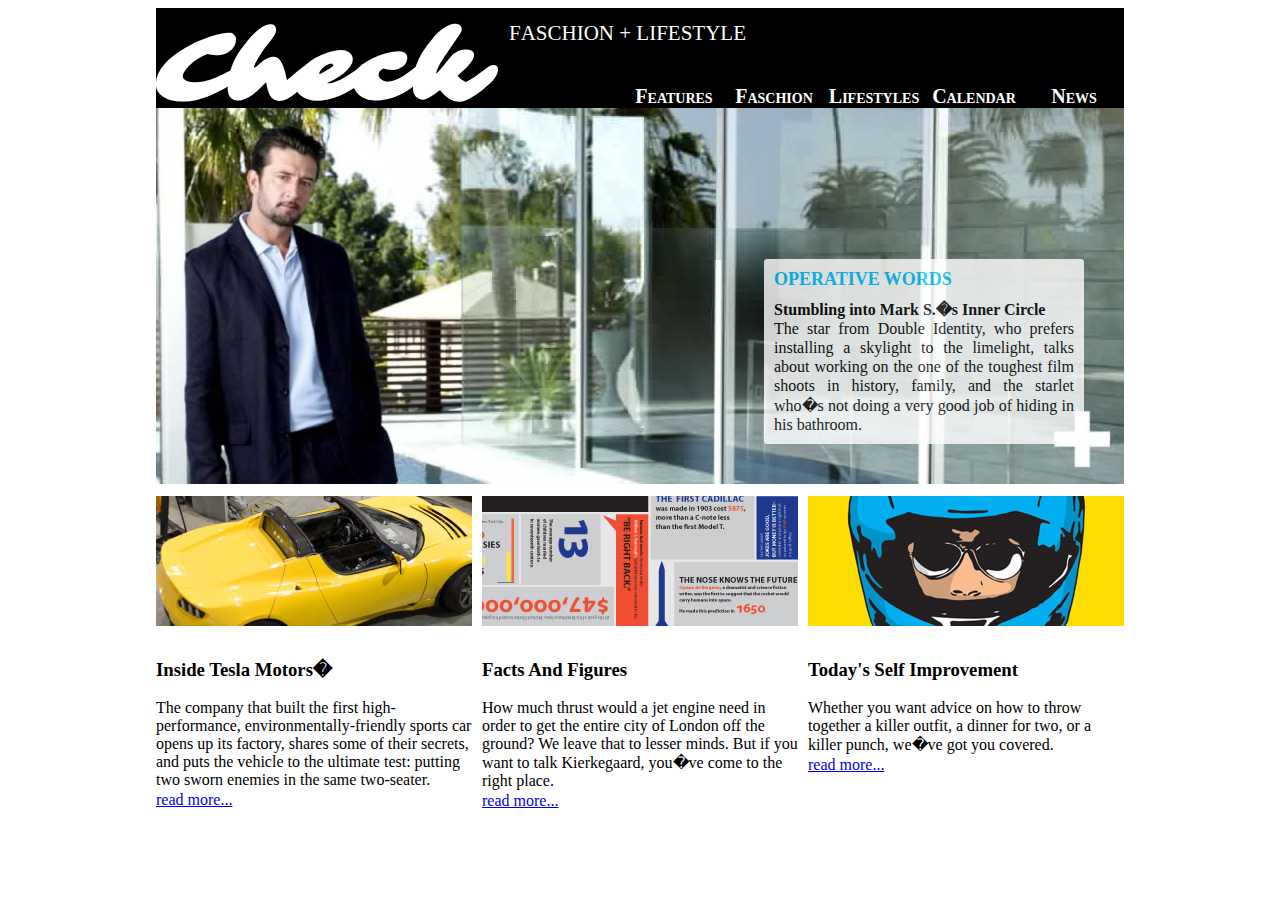
<file: strona/index.html>
<!DOCTYPE html>
<html lang="pl">
<head>
    <meta charset="UTF-8">
    <meta name="viewport" content="width=device-width, initial-scale=1.0">
    <meta http-equiv="X-UA-Compatible" content="ie=edge">
   <link rel="stylesheet" href="css/style.css"> 
   <link href="https://fonts.googleapis.com/css?family=Sarina" rel="stylesheet"> 
    <title>Check Magazine</title>
</head>
<body>
    <div id="container">
<div id="header">
    <h1>Check</h1>
    <p>Faschion + Lifestyle</p>
    <ul>
        <li><a href="#">Features</a></li>
        <li><a href="#">Faschion</a></li>
        <li><a href="#">Lifestyles</a></li>
        <li><a href="#">Calendar</a></li>
        <li><a href="#">News</a></li>
    </ul>
</div>
<div id="main_image">
<div id="main_text">
    <h2>OPERATIVE WORDS</h2>
    <h3> Stumbling into Mark S.�s Inner Circle</h3>
    <p>The star from Double Identity, who prefers installing a skylight to the limelight, talks about working on the one of the toughest film shoots in history, family, and the starlet who�s not doing a very good job of hiding in his bathroom.</p></div>

</div>
<div id="left_column">
    <p><img src="img/car.jpg" alt="Car"></p>
        <h3>Inside Tesla Motors�</h3>
        <p>  The company that built the first high-performance, environmentally-friendly sports car opens up its factory, shares some of their secrets, and puts the vehicle to the ultimate test: putting two sworn enemies in the same two-seater.
           <p> <a href="#">read more...</a></p>
            </p>
</div>
<div id="center_column">
    <p><img src="img/data_addict.jpg" alt="check"</p>
<p>
    <h3>Facts And Figures</h3>
        <p>How much thrust would a jet engine need in order to get the entire city of London off the ground? We leave that to lesser minds. But if you want to talk Kierkegaard, you�ve come to the right place.
       <p><a href="#"> read more...</a></p>

</div>
<div id="right_column">
        <p><img src="img/helmet.jpg" alt="check"</p>
        <p>
            <h3>Today's Self Improvement</h3>
                <p> Whether you want advice on how to throw together a killer outfit, a dinner for two, or a killer punch, we�ve got you covered.
        
                        
               <p><a href="#"> read more...</a></p>



</div>

    </div>
</body>
</html>
</file>
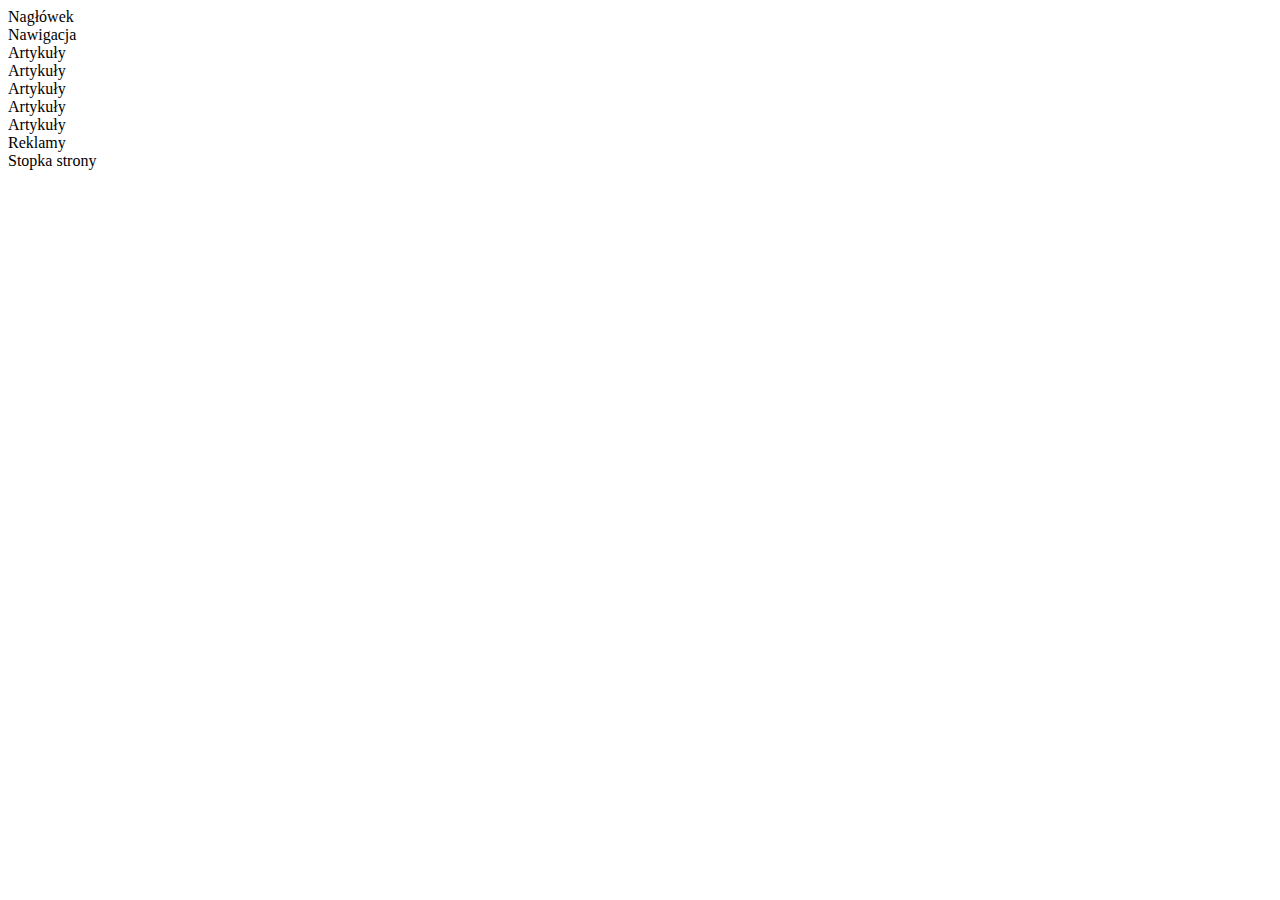
<file: HTML5/html5.html>
<!DOCTYPE html>
<html lang="en">
<head>
    <meta charset="UTF-8">
    <meta name="viewport" content="width=device-width, initial-scale=1.0">
    <meta http-equiv="X-UA-Compatible" content="ie=edge">
    <title>HTML5</title>
</head>
<body>
    <header>Nagłówek
        <nav>Nawigacja</nav>
    </header>
<section>
    <article>Artykuły</article>
    <article>Artykuły</article>
    <article>Artykuły</article>
    <article>Artykuły</article>
    <article>Artykuły</article>
    <aside>Reklamy</aside>
</section>



<footer>Stopka strony</footer>


</body>
</html>
</file>
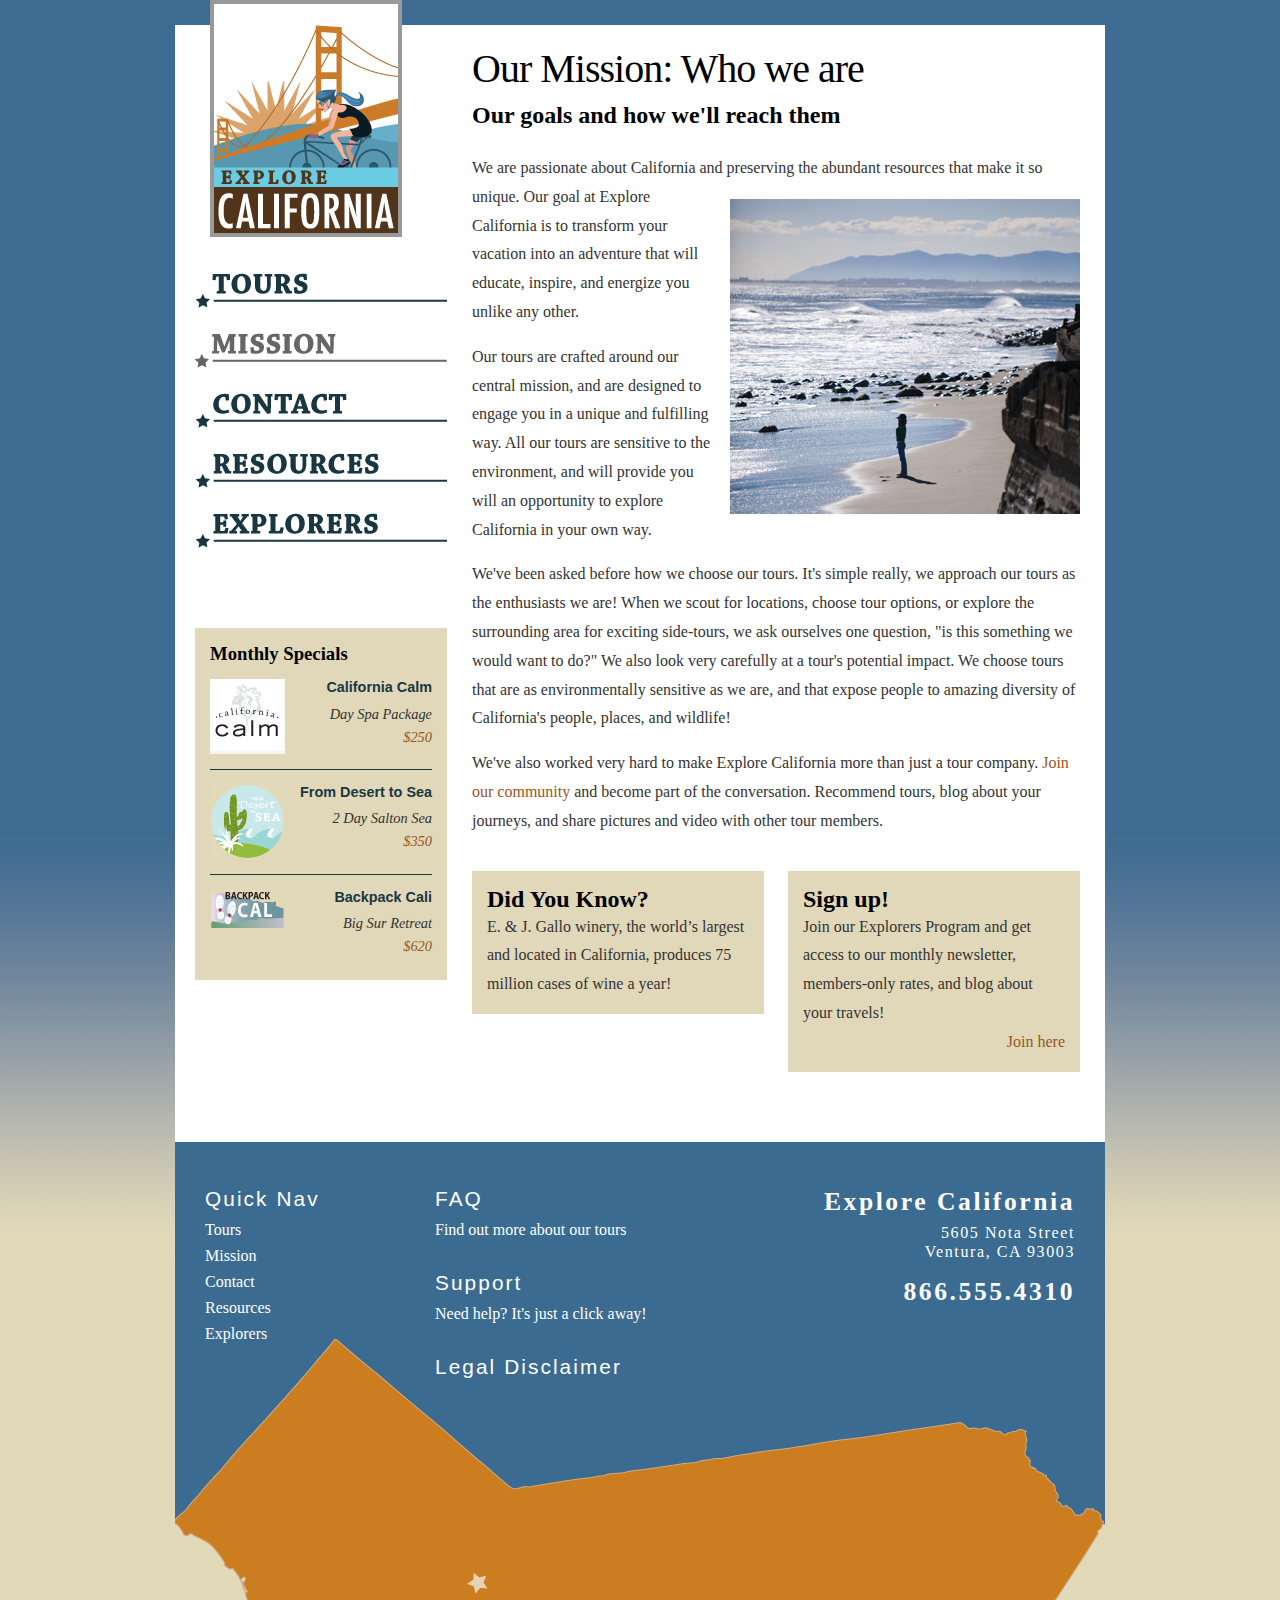
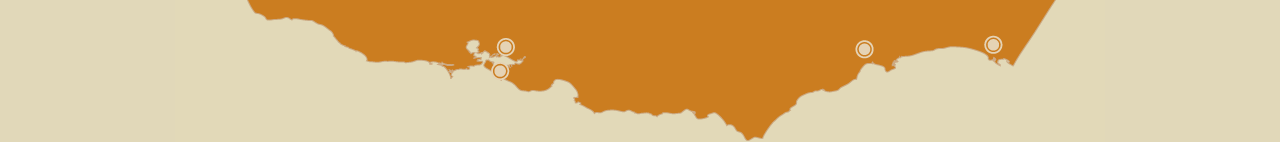
<file: HTML5/01 Tags/sections.htm>
<!DOCTYPE HTML>
<html>
<head>
<meta http-equiv="Content-Type" content="text/html; charset=UTF-8" />
<title>A little about us...</title>
<link href="_css/main.css" rel="stylesheet" type="text/css" />
</head>
<body>
<div id="wrapper">
  <div id="logo">
    <p><a href="index.htm" title="Return to the home page">Welcome to Explore California!</a></p>
  </div>
  <nav id="mainNav">
    <ul id="baseNav">
      <li><a href="tours.htm" title="Explore our tours" class="tours">Tours</a></li>
      <li><a href="mission.htm" title="What we think" class="mission current">Mission</a></li>
      <li><a href="contact.htm" title="Contact and support" class="contact">Contact</a></li>
      <li><a href="resources.htm" title="Guidance and planning" class="resources">Resources</a></li>
      <li><a href="explorers.htm" title="Join our community" class="explorers">Explorers</a></li>
    </ul>
  </nav>
  <div id="mainContent">
    <header id="mainHeader">
      <header>
      <h1>Our Mission: Who we are</h1>
      <h2>Our goals and how we'll reach them</h2>
    </header>
    <article id="mainArticle">
      <p>We are passionate about California and preserving the abundant resources that make it so unique. <img src="_images/mission_look.jpg" alt="Looking out at the Pacific" width="350" height="315" class="articleImage" />Our goal at Explore California is to transform your vacation into an adventure that will educate, inspire, and energize you unlike any other.</p>
      <p>Our tours are crafted around our central mission, and are designed to engage you in a unique and fulfilling way. All our tours are sensitive to the environment, and will provide you will an opportunity to explore California in your own way.</p>
      <p>We've been asked before how we choose our tours. It's simple really, we approach our tours as the enthusiasts we are! When we scout for locations, choose tour options, or explore the surrounding area for exciting side-tours, we ask ourselves one question, &quot;is this something we would want to do?&quot; We also look very carefully at a tour's potential impact. We choose tours that are as environmentally sensitive as we are, and that expose people to amazing diversity of California's people, places, and wildlife!</p>
      <p>We've also worked very hard to make Explore California more than just a tour company. <a href="explorers/join.htm">Join our community</a> and become part of the conversation. Recommend tours, blog about your journeys, and share pictures and video with other tour members.</p>
    </article>
    <aside id="trivia" class="callOut">
      <h2>Did You Know?</h2>
      <p>E. &amp; J. Gallo winery, the world’s largest and located in California, produces 75 million cases of wine a year!</p>
    </aside>
    <aside id="join" class="callOut callOutRight">
      <h2>Sign up!</h2>
      <p>Join our Explorers Program and get access to our monthly newsletter, members-only rates, and blog about your travels! <a href="explorers.htm" title="Join our community" class="accent">Join here</a></p>
    </aside>
  </div>
  <div id="sidebar">
    <div id="specials" class="callOut">
      <h3>Monthly Specials</h3>
      <h2 class="top"><img src="_images/calm_bug.gif" width="75" height="75" alt="California Calm" />California Calm</h2>
      <p>Day Spa Package <br />
        <a href="tours/tour_detail_cycle.htm">$250</a> </p>
      <h2><img src="_images/desert_bug.gif" width="75" height="75" alt="From desert to sea" />From Desert to Sea</h2>
      <p>2 Day Salton Sea <br />
        <a href="tours/tour_detail_cycle.htm">$350</a></p>
      <h2><img src="_images/backpack_bug.gif" width="75" height="41" alt="Backpack Cali" />Backpack Cali</h2>
      <p>Big Sur Retreat <br />
        <a href="tours/tour_detail_cycle.htm">$620</a></p>
    </div>
  </div>
  <footer>
    <div id="footerMenu">
      <h3>Quick Nav</h3>
      <ul id="quickNav">
        <li><a href="tours.htm" title="Explore our tours">Tours</a></li>
        <li><a href="mission.htm" title="What we think">Mission</a></li>
        <li><a href="contact.htm" title="Contact and support">Contact</a></li>
        <li><a href="resources.htm" title="Guidance and planning">Resources</a></li>
        <li><a href="explorers.htm" title="Join our community">Explorers</a></li>
      </ul>
    </div>
    <div id="footerBody">
      <div id="footerMidCol">
        <h3><a href="resources/faq.htm">FAQ</a></h3>
        <p>Find out more about our tours</p>
        <h3><a href="contact.htm">Support</a></h3>
        <p>Need help? It's just a click away!</p>
        <h3><a href="explorers/join.htm">Legal Disclaimer</a></h3>
      </div>
      <div id="footerRightCol">
        <h1>Explore California</h1>
        <p>5605 Nota Street<br />
          Ventura, CA 93003</p>
        <p class="phone">866.555.4310</p>
      </div>
    </div>
  </footer>
</div>
</body>
</html>
</file>
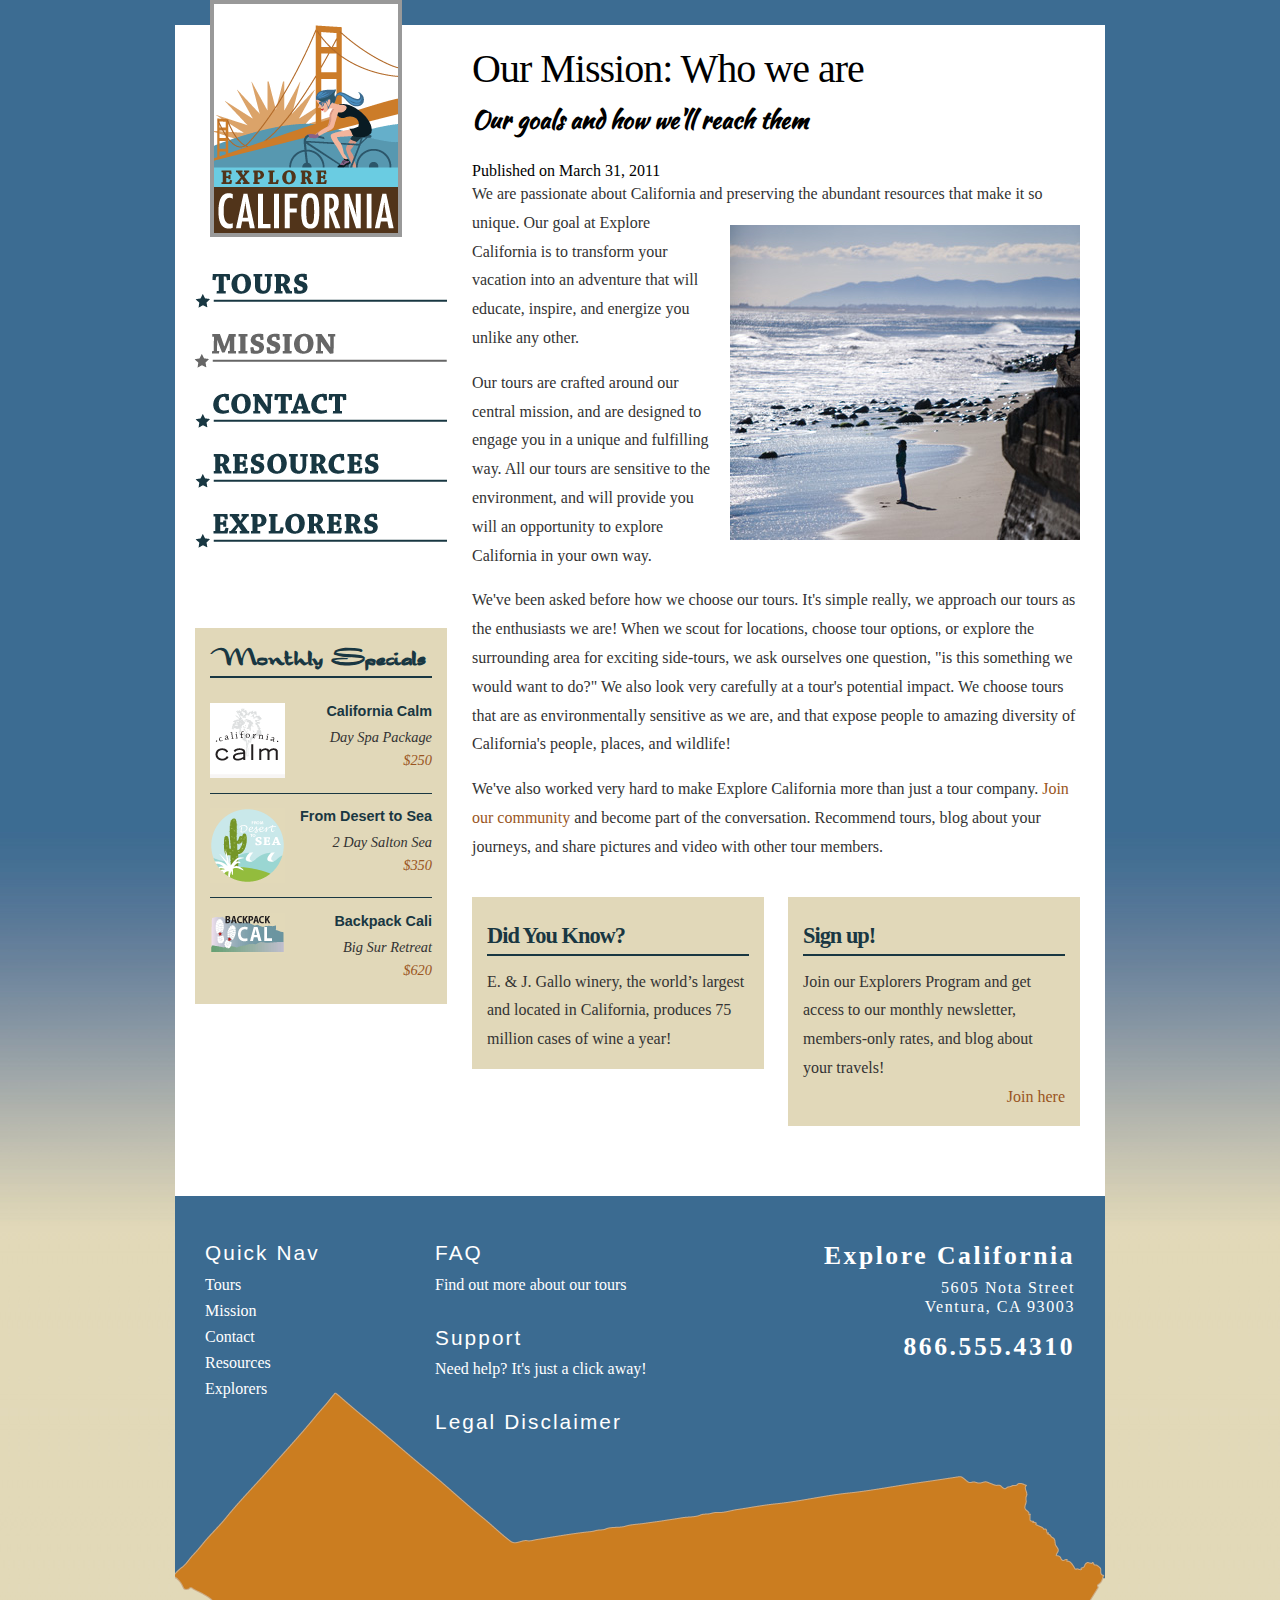
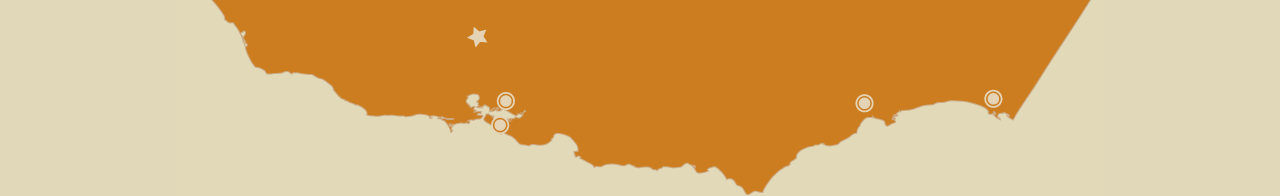
<file: HTML5/05 Typography/fonts.htm>
<!DOCTYPE HTML>
<html>
<head>
<meta http-equiv="Content-Type" content="text/html; charset=UTF-8" />
<title>A little about us...</title>
<link href="_css/main.css" rel="stylesheet" type="text/css" />
</head>
<body>
<div id="wrapper">
  <div id="logo">
    <p><a href="index.htm" title="Return to the home page">Welcome to Explore California!</a></p>
  </div>
  <nav id="mainNav">
    <ul id="baseNav">
      <li><a href="tours.htm" title="Explore our tours" class="tours">Tours</a></li>
      <li><a href="mission.htm" title="What we think" class="mission current">Mission</a></li>
      <li><a href="contact.htm" title="Contact and support" class="contact">Contact</a></li>
      <li><a href="resources.htm" title="Guidance and planning" class="resources">Resources</a></li>
      <li><a href="explorers.htm" title="Join our community" class="explorers">Explorers</a></li>
    </ul>
  </nav>
  <section id="mainContent">
    <header id="mainHeader">
      <hgroup><h1>Our Mission: Who we are</h1>
      <h2>Our goals and how we'll reach them</h2></hgroup>
    </header>
    <article id="mainArticle">
      <time pubdate="pubdate" datetime="2011-03-31">Published on March 31, 2011</time>
      <p>We are passionate about California and preserving the abundant resources that make it so unique. <img src="_images/mission_look.jpg" alt="Looking out at the Pacific" width="350" height="315" class="articleImage" />Our goal at Explore California is to transform your vacation into an adventure that will educate, inspire, and energize you unlike any other.</p>
      <p>Our tours are crafted around our central mission, and are designed to engage you in a unique and fulfilling way. All our tours are sensitive to the environment, and will provide you will an opportunity to explore California in your own way.</p>
      <p>We've been asked before how we choose our tours. It's simple really, we approach our tours as the enthusiasts we are! When we scout for locations, choose tour options, or explore the surrounding area for exciting side-tours, we ask ourselves one question, &quot;is this something we would want to do?&quot; We also look very carefully at a tour's potential impact. We choose tours that are as environmentally sensitive as we are, and that expose people to amazing diversity of California's people, places, and wildlife!</p>
      <p>We've also worked very hard to make Explore California more than just a tour company. <a href="explorers/join.htm">Join our community</a> and become part of the conversation. Recommend tours, blog about your journeys, and share pictures and video with other tour members.</p>
    </article>
    <aside id="trivia" class="callOut">
      <h1>Did You Know?</h1>
      <p>E. &amp; J. Gallo winery, the world’s largest and located in California, produces 75 million cases of wine a year!</p>
    </aside>
    <aside id="join" class="callOut callOutRight">
      <h1>Sign up!</h1>
      <p>Join our Explorers Program and get access to our monthly newsletter, members-only rates, and blog about your travels! <a href="explorers.htm" title="Join our community" class="accent">Join here</a></p>
    </aside>
  </section>
  <aside id="sidebar">
    <div id="specials" class="callOut">
      <h1>Monthly Specials</h1>
      <h2 class="top"><img src="_images/calm_bug.gif" width="75" height="75" alt="California Calm" />California Calm</h2>
      <p>Day Spa Package <br />
        <a href="tours/tour_detail_cycle.htm">$250</a> </p>
      <h2><img src="_images/desert_bug.gif" width="75" height="75" alt="From desert to sea" />From Desert to Sea</h2>
      <p>2 Day Salton Sea <br />
        <a href="tours/tour_detail_cycle.htm">$350</a></p>
      <h2><img src="_images/backpack_bug.gif" width="75" height="41" alt="Backpack Cali" />Backpack Cali</h2>
      <p>Big Sur Retreat <br />
        <a href="tours/tour_detail_cycle.htm">$620</a></p>
    </div>
  </aside>
  <footer>
    <div id="footerMenu">
      <h3>Quick Nav</h3>
      <ul id="quickNav">
        <li><a href="tours.htm" title="Explore our tours">Tours</a></li>
        <li><a href="mission.htm" title="What we think">Mission</a></li>
        <li><a href="contact.htm" title="Contact and support">Contact</a></li>
        <li><a href="resources.htm" title="Guidance and planning">Resources</a></li>
        <li><a href="explorers.htm" title="Join our community">Explorers</a></li>
      </ul>
    </div>
    <div id="footerBody">
      <div id="footerMidCol">
        <h3><a href="resources/faq.htm">FAQ</a></h3>
        <p>Find out more about our tours</p>
        <h3><a href="contact.htm">Support</a></h3>
        <p>Need help? It's just a click away!</p>
        <h3><a href="explorers/join.htm">Legal Disclaimer</a></h3>
      </div>
      <div id="footerRightCol">
        <h1>Explore California</h1>
        <p>5605 Nota Street<br />
          Ventura, CA 93003</p>
        <p class="phone">866.555.4310</p>
      </div>
    </div>
  </footer>
</div>
</body>
</html>
</file>
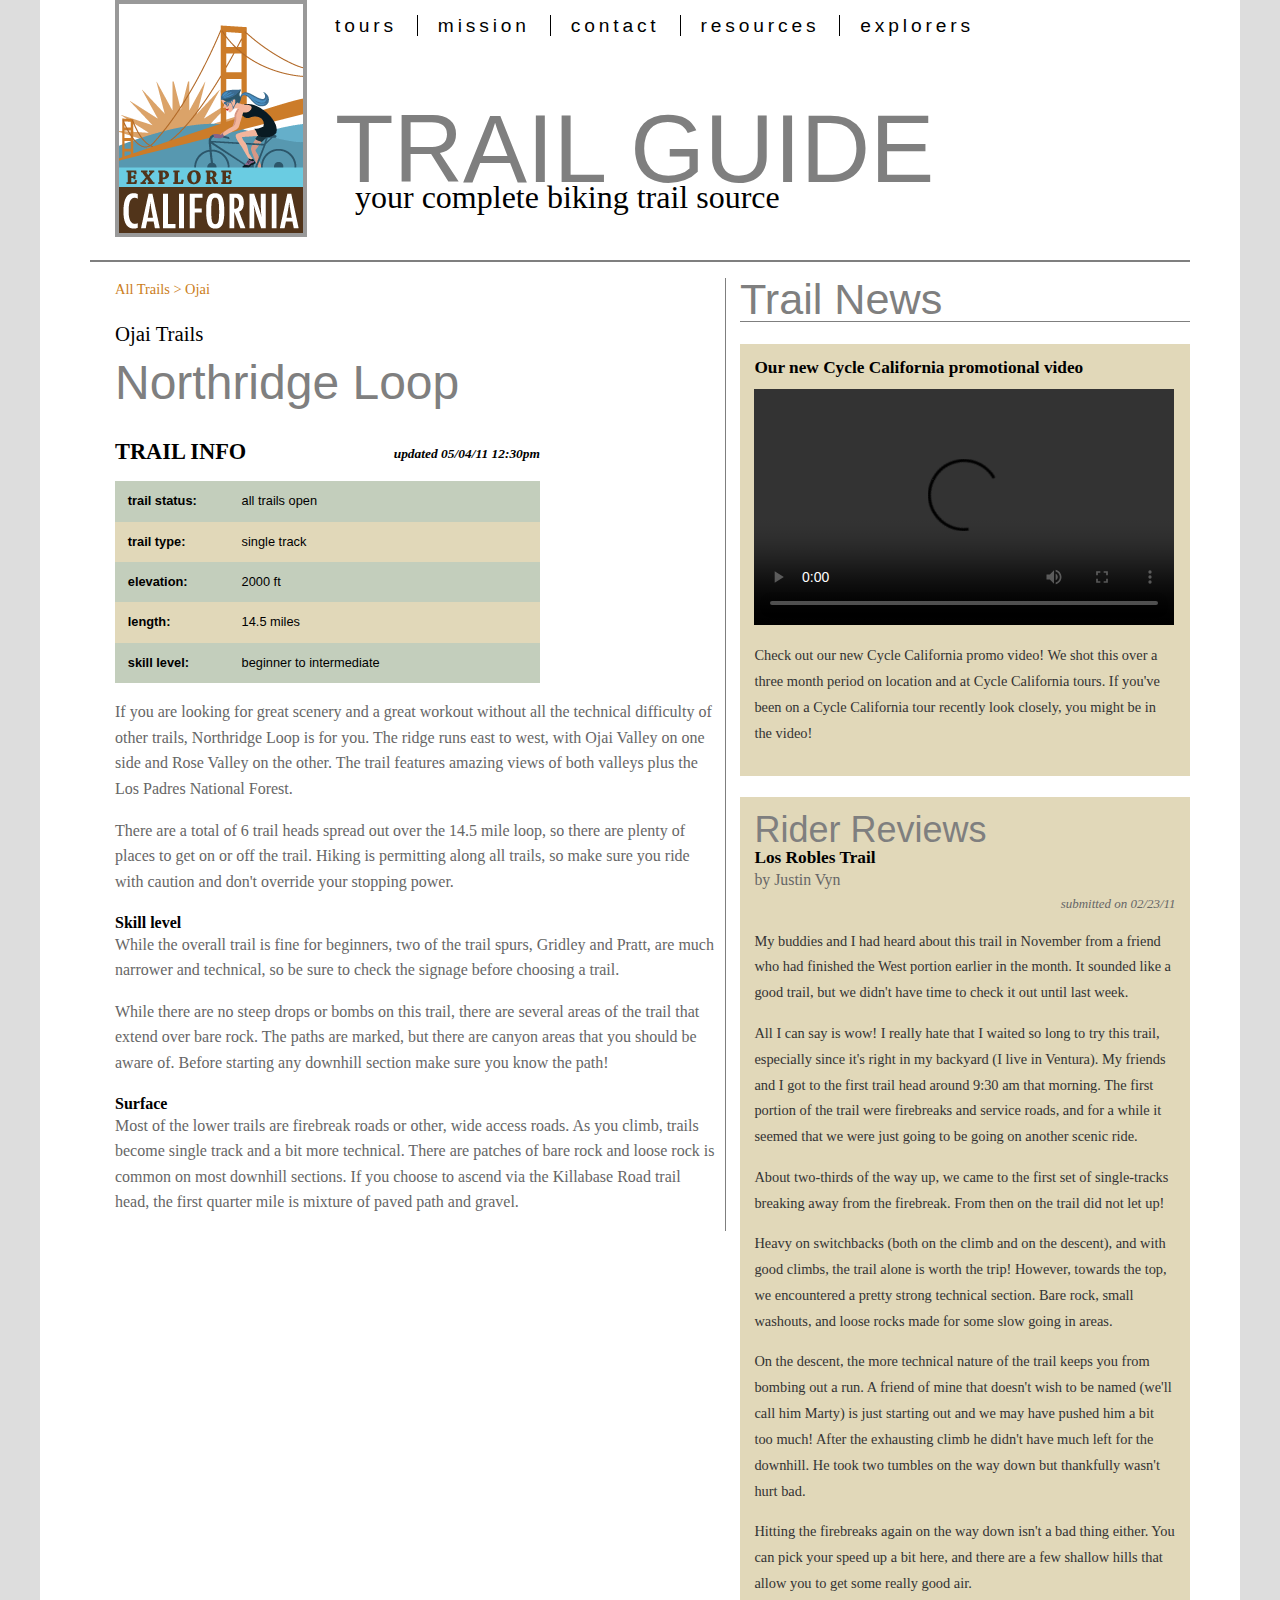
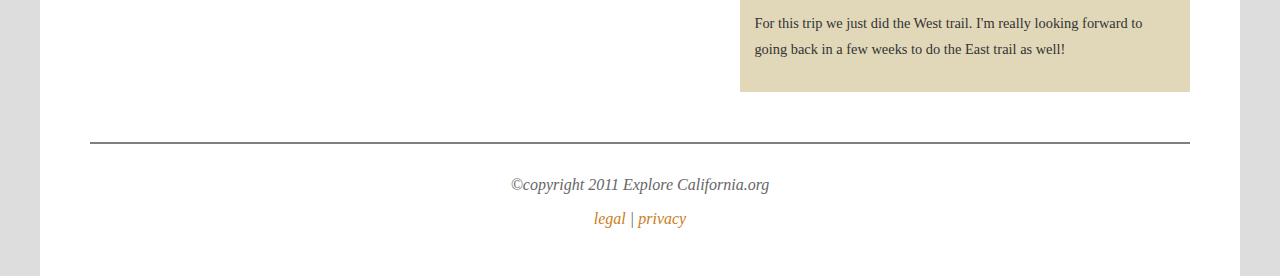
<file: HTML5/02 Media/02_01 Video/trails.htm>
<!DOCTYPE HTML>
<html lang="en">
<head>
<meta charset="UTF-8">
<title>Explore California Trail Guide</title>
<!--update based on html5-->
<link href="_css/main.css" rel="stylesheet" type="text/css">
<!--[if lt IE 9]>
<script src="http://html5shiv.googlecode.com/svn/trunk/html5.js"></script>
<![endif]-->
</head>
<body>
<div id="wrapper">
<header id="mainHeader">
<hgroup>
  <h1><span>Explore California</span> Trail Guide</h1>
    <h2>your complete biking trail source</h2>
  </hgroup>
    <nav id="mainNav">
    <h1>Main page navigation</h1>
    <ul id="siteNav">
      <li><a href="#">tours</a></li>
      <li><a href="#">mission</a></li>
      <li><a href="#">contact</a></li>
      <li><a href="#">resources</a></li>
      <li><a href="#" class="last">explorers</a></li>
    </ul>
  </nav>
</header>
  <section id="trailInfo">
 <header>
  	<p><a href="#">All Trails</a> > <a href="#">Ojai</a></p>
      <h1>Ojai Trails</h1>
      </header>
      <article>
      <h1>Northridge Loop</h1>
    <table id="quickFacts" cellspacing="0">
    <caption>
    TRAIL INFO <span>updated 05/04/11 12:30pm</span>
    </caption>
      <tr>
        <th>trail status:</th>
        <td><span class="open">all trails open</span></td>
      </tr>
      <tr class="alt">
        <th>trail type:</th>
        <td>single track</td>
      </tr>
      <tr>
        <th>elevation:</th>
        <td>2000 ft</td>
      </tr>
      <tr class="alt">
        <th>length:</th>
        <td>14.5 miles</td>
      </tr>
      <tr>
        <th>skill level:</th>
        <td>beginner to intermediate</td>
      </tr>
    </table>
    <div class="text2Col">
<p>If you are looking for great scenery and a great workout without all the technical difficulty of other trails, Northridge Loop is for you. The ridge runs east to west, with Ojai Valley on one side and Rose Valley on the other. The trail features amazing views of both valleys plus the Los Padres National Forest. </p>
    <p>There are a total of 6 trail heads spread out over the 14.5 mile loop, so there are plenty of places to get on or off the trail. Hiking is permitting along all trails, so make sure you ride with caution and don't override your stopping power.</p>
    <h2>Skill level</h2>
    <p>While the overall trail is fine for beginners, two of the trail spurs, Gridley and Pratt, are much narrower and technical, so be sure to check the signage before choosing a trail. </p>
    <p>While there are no steep drops or bombs on this trail, there are several areas of the trail that extend over bare rock. The paths are marked, but there are canyon areas that you should be aware of. Before starting any downhill section make sure you know the path!</p>
    <h2>Surface</h2>
    <p>Most of the lower trails are firebreak roads or other, wide access roads. As you climb, trails become single track and a bit more technical. There are patches of bare rock and loose rock is common on most downhill sections. If you choose to ascend via the Killabase Road trail head, the first quarter mile is mixture of paved path and gravel.</p>
</div>
    </article>
  </section>
  <aside id="trailNews">
    <h1>Trail News</h1>
    <section class="news">
      <h2>Our new Cycle California promotional video</h2>
      
  <video width="420" height="236" controls>
  <source src="_video/explore_promo.mp4" type="vide/mp4">
  <source src="_video/explore_promo.webM" type="vide/webM">
  <source src="_video/explore_promo.ogg" type="vide/ogg">
  </video>
      
      <p>Check out our new Cycle California promo video! We shot this over a three month period on location and at Cycle California tours. If you've been on a Cycle California tour recently look closely, you might be in the video!</p>
    </section>
    <article class="news">
      <header>
      <hgroup>
        <h1>Rider Reviews</h1>
        <h2>Los Robles Trail</h2>
         <h3>by Justin Vyn</h3>
         </hgroup>
          <p class="pubdate">submitted on
            <time datetime="2010-02-10" pubdate>02/23/11</time>
          </p>     
      </header>
     <p>My buddies and I had heard about this trail in November from a friend who had finished the West portion earlier in the month. It sounded like a good trail, but we didn't have time to check it out until last week.</p>
     <p>All I can say is wow! I really hate that I waited so long to try this trail, especially since it's right in my backyard (I live in Ventura).
       My friends and I got to the first trail head around 9:30 am that morning. The first portion of the trail were firebreaks and service roads, and for a while it seemed that we were just going to be going on another scenic ride.</p>
     <p>About two-thirds of the way up, we came to the first set of single-tracks breaking away from the firebreak. From then on the trail did not let up!</p>
     <p>Heavy on switchbacks (both on the climb and on the descent), and with good climbs, the trail alone is worth the trip! However, towards the top, we encountered a pretty strong technical section. Bare rock, small washouts, and loose rocks made for some slow going in areas. </p>
     <p>On the descent, the more technical nature of the trail keeps you from bombing out a run. A friend of mine that doesn't wish to be named (we'll call him Marty) is just starting out and we may have pushed him a bit too much! After the exhausting climb he didn't have much left for the downhill. He took two tumbles on the way down but thankfully wasn't hurt bad.</p>
     <p>Hitting the firebreaks again on the way down isn't a bad thing either. You can pick your speed up a bit here, and there are a few shallow hills that allow you to get some really good air.</p>
     <p>For this trip we just did the West trail. I'm really looking forward to going back in a few weeks to do the East trail as well!</p>
     <div id="formPanel">
    <p class="review">Write your own review!</p>
      <form id="riderReview" method="post" action="#">
      <label for="trailName">Trail name:</label>
          <input type="text" name="name" id="name" tabindex="10"  placeholder="trail name" required>
          <label for="name">Name:</label>
          <input type="text" name="name" id="name" tabindex="20"  placeholder="first and last name" required>
          <label for="email">Email:</label>
          <input type="email" name="email" id="email" tabindex="30" placeholder="valid email address"  required>
          <label for="url">Website:</label>
          <input type="url" name="url" id="url" tabindex="40">
          <label for="tripDate">Date of trip:</label>
          <input type="date" name="tripDate" id="tripDate" tabindex="50">
          <label for="riders">Number of riders:</label>
          <input type="number" name="riders" id="riders" tabindex="60" min="1" value="1" >
          <label for="review">Review:<br>
          </label>
          <textarea name="review" id="review" tabindex="70" cols="45" rows="10"></textarea>
          <input type="submit" name="submit" id="submit" tabindex="80" value="Submit your review">
      </form>
    </div>
    </article>
  </aside>
  <footer id="pageFooter">
  <p>&copy;copyright 2011 Explore California.org</p>
  <p><a href="#">legal</a> | <a href="#">privacy</a> </p>
  </footer>
</div>
</body>
</html
</file>
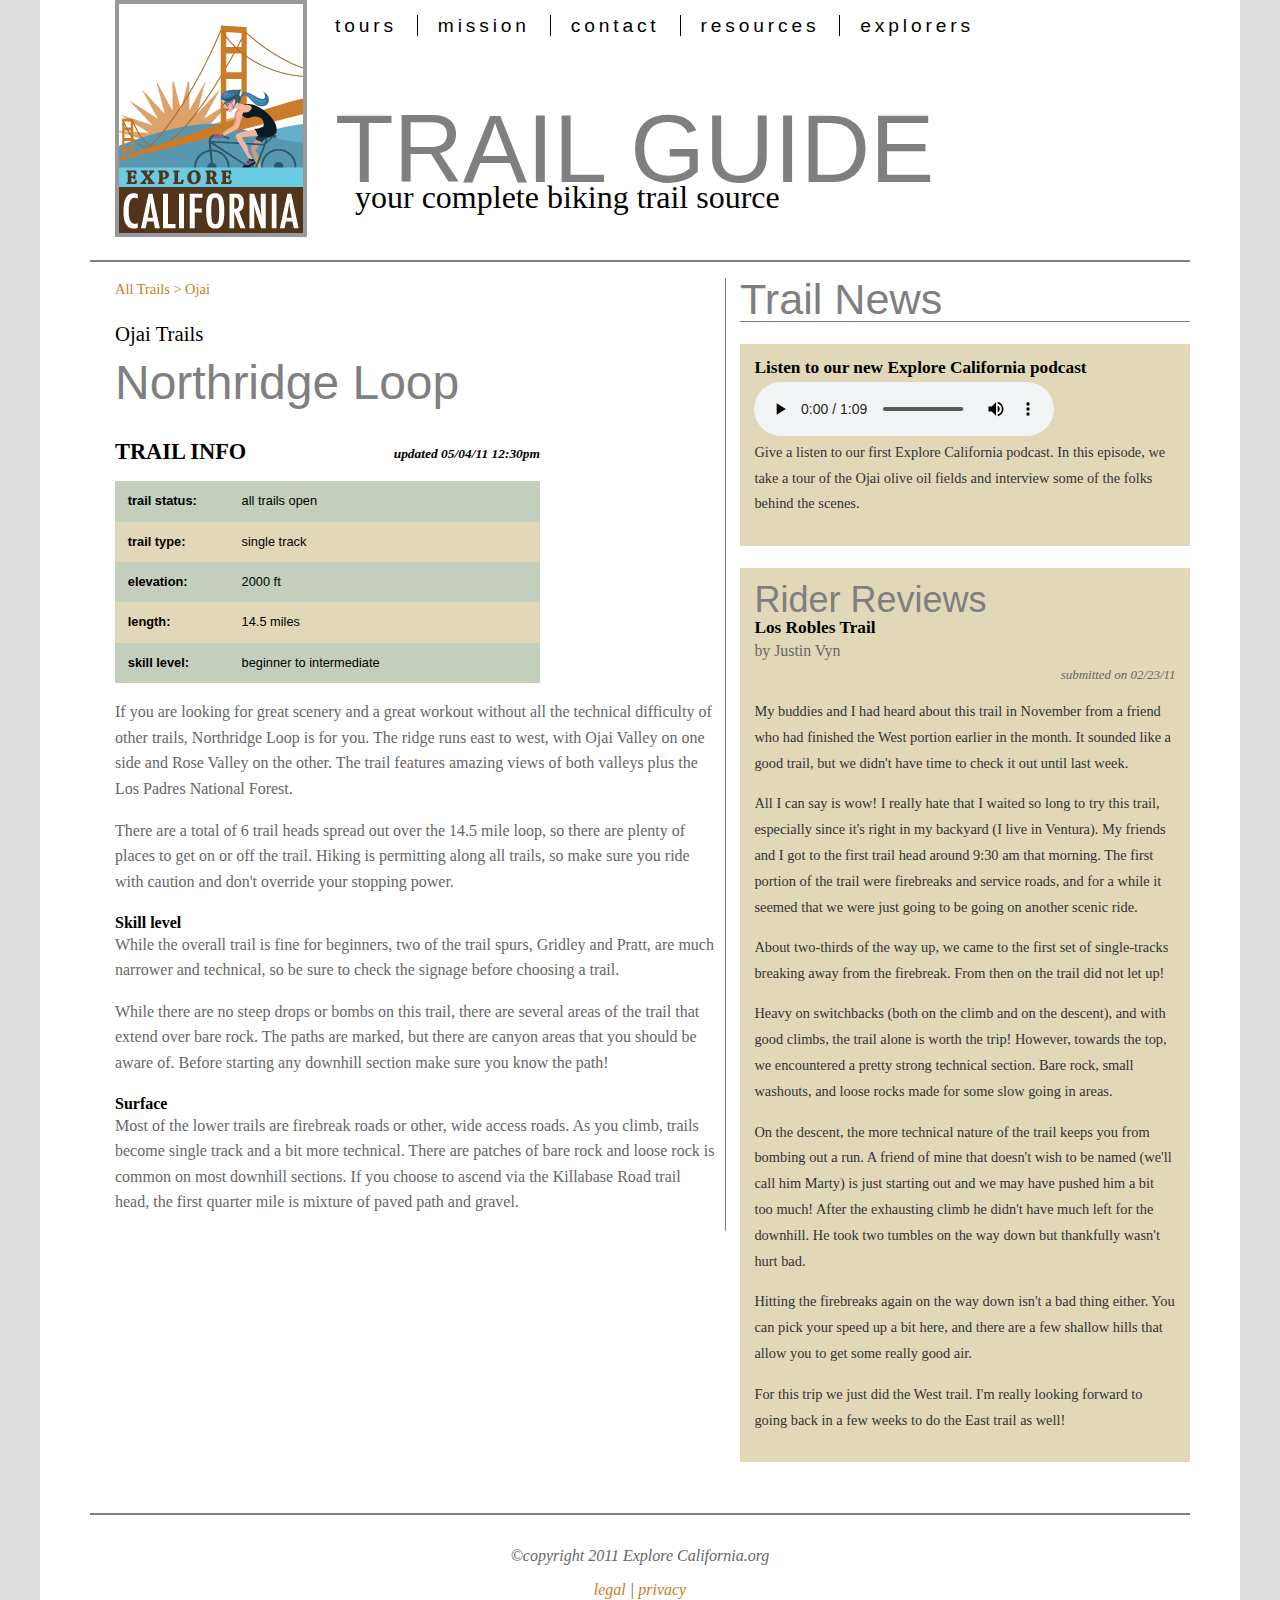
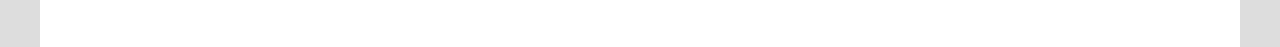
<file: HTML5/02 Media/02_02 Audio/trails.htm>
<!DOCTYPE HTML>
<html lang="en">
<head>
<meta charset="UTF-8">
<title>Explore California Trail Guide</title>
<!--update based on html5-->
<link href="_css/main.css" rel="stylesheet" type="text/css">
<!--[if lt IE 9]>
<script src="http://html5shiv.googlecode.com/svn/trunk/html5.js"></script>
<![endif]-->
</head>
<body>
<div id="wrapper">
  <header id="mainHeader">
    <hgroup>
      <h1><span>Explore California</span> Trail Guide</h1>
      <h2>your complete biking trail source</h2>
    </hgroup>
    <nav id="mainNav">
      <h1>Main page navigation</h1>
      <ul id="siteNav">
        <li><a href="#">tours</a></li>
        <li><a href="#">mission</a></li>
        <li><a href="#">contact</a></li>
        <li><a href="#">resources</a></li>
        <li><a href="#" class="last">explorers</a></li>
      </ul>
    </nav>
  </header>
  <section id="trailInfo">
    <header>
      <p><a href="#">All Trails</a> > <a href="#">Ojai</a></p>
      <h1>Ojai Trails</h1>
    </header>
    <article>
      <h1>Northridge Loop</h1>
      <table id="quickFacts" cellspacing="0">
        <caption>
        TRAIL INFO <span>updated 05/04/11 12:30pm</span>
        </caption>
        <tr>
          <th>trail status:</th>
          <td><span class="open">all trails open</span></td>
        </tr>
        <tr class="alt">
          <th>trail type:</th>
          <td>single track</td>
        </tr>
        <tr>
          <th>elevation:</th>
          <td>2000 ft</td>
        </tr>
        <tr class="alt">
          <th>length:</th>
          <td>14.5 miles</td>
        </tr>
        <tr>
          <th>skill level:</th>
          <td>beginner to intermediate</td>
        </tr>
      </table>
      <div class="text2Col">
        <p>If you are looking for great scenery and a great workout without all the technical difficulty of other trails, Northridge Loop is for you. The ridge runs east to west, with Ojai Valley on one side and Rose Valley on the other. The trail features amazing views of both valleys plus the Los Padres National Forest. </p>
        <p>There are a total of 6 trail heads spread out over the 14.5 mile loop, so there are plenty of places to get on or off the trail. Hiking is permitting along all trails, so make sure you ride with caution and don't override your stopping power.</p>
        <h2>Skill level</h2>
        <p>While the overall trail is fine for beginners, two of the trail spurs, Gridley and Pratt, are much narrower and technical, so be sure to check the signage before choosing a trail. </p>
        <p>While there are no steep drops or bombs on this trail, there are several areas of the trail that extend over bare rock. The paths are marked, but there are canyon areas that you should be aware of. Before starting any downhill section make sure you know the path!</p>
        <h2>Surface</h2>
        <p>Most of the lower trails are firebreak roads or other, wide access roads. As you climb, trails become single track and a bit more technical. There are patches of bare rock and loose rock is common on most downhill sections. If you choose to ascend via the Killabase Road trail head, the first quarter mile is mixture of paved path and gravel.</p>
      </div>
    </article>
  </section>
  <aside id="trailNews">
    <h1>Trail News</h1>
    <section class="news">
            <h2>Listen to our new Explore California podcast</h2>
 
            <audio controls>
            <source src="_assets/ex_ca_podcast.mp3" type="audio/mpeg">
            <source src="_assets/ex_ca_podcast.ogg" type="audio/ogg">
            <source src="_assets/ex_ca_podcast.wav" type="audio/wav">
            

    </audio>
      
<p>Give a listen to our first Explore California podcast. In this episode, we take a tour of the Ojai olive oil fields and interview some of the folks behind the scenes.</p>
    </section>
    <article class="news">
      <header>
        <hgroup>
          <h1>Rider Reviews</h1>
          <h2>Los Robles Trail</h2>
          <h3>by Justin Vyn</h3>
        </hgroup>
        <p class="pubdate">submitted on
          <time datetime="2010-02-10" pubdate>02/23/11</time>
        </p>
      </header>
      <p>My buddies and I had heard about this trail in November from a friend who had finished the West portion earlier in the month. It sounded like a good trail, but we didn't have time to check it out until last week.</p>
      <p>All I can say is wow! I really hate that I waited so long to try this trail, especially since it's right in my backyard (I live in Ventura).
        My friends and I got to the first trail head around 9:30 am that morning. The first portion of the trail were firebreaks and service roads, and for a while it seemed that we were just going to be going on another scenic ride.</p>
      <p>About two-thirds of the way up, we came to the first set of single-tracks breaking away from the firebreak. From then on the trail did not let up!</p>
      <p>Heavy on switchbacks (both on the climb and on the descent), and with good climbs, the trail alone is worth the trip! However, towards the top, we encountered a pretty strong technical section. Bare rock, small washouts, and loose rocks made for some slow going in areas. </p>
      <p>On the descent, the more technical nature of the trail keeps you from bombing out a run. A friend of mine that doesn't wish to be named (we'll call him Marty) is just starting out and we may have pushed him a bit too much! After the exhausting climb he didn't have much left for the downhill. He took two tumbles on the way down but thankfully wasn't hurt bad.</p>
      <p>Hitting the firebreaks again on the way down isn't a bad thing either. You can pick your speed up a bit here, and there are a few shallow hills that allow you to get some really good air.</p>
      <p>For this trip we just did the West trail. I'm really looking forward to going back in a few weeks to do the East trail as well!</p>
      <div id="formPanel">
        <p class="review">Write your own review!</p>
        <form id="riderReview" method="post" action="#">
          <label for="trailName">Trail name:</label>
          <input type="text" name="name" id="name" tabindex="10"  placeholder="trail name" required>
          <label for="name">Name:</label>
          <input type="text" name="name" id="name" tabindex="20"  placeholder="first and last name" required>
          <label for="email">Email:</label>
          <input type="email" name="email" id="email" tabindex="30" placeholder="valid email address"  required>
          <label for="url">Website:</label>
          <input type="url" name="url" id="url" tabindex="40">
          <label for="tripDate">Date of trip:</label>
          <input type="date" name="tripDate" id="tripDate" tabindex="50">
          <label for="riders">Number of riders:</label>
          <input type="number" name="riders" id="riders" tabindex="60" min="1" value="1" >
          <label for="review">Review:<br>
          </label>
          <textarea name="review" id="review" tabindex="70" cols="45" rows="10"></textarea>
          <input type="submit" name="submit" id="submit" tabindex="80" value="Submit your review">
        </form>
      </div>
    </article>
  </aside>
  <footer id="pageFooter">
    <p>&copy;copyright 2011 Explore California.org</p>
    <p><a href="#">legal</a> | <a href="#">privacy</a> </p>
  </footer>
</div>
</body>
</html
</file>
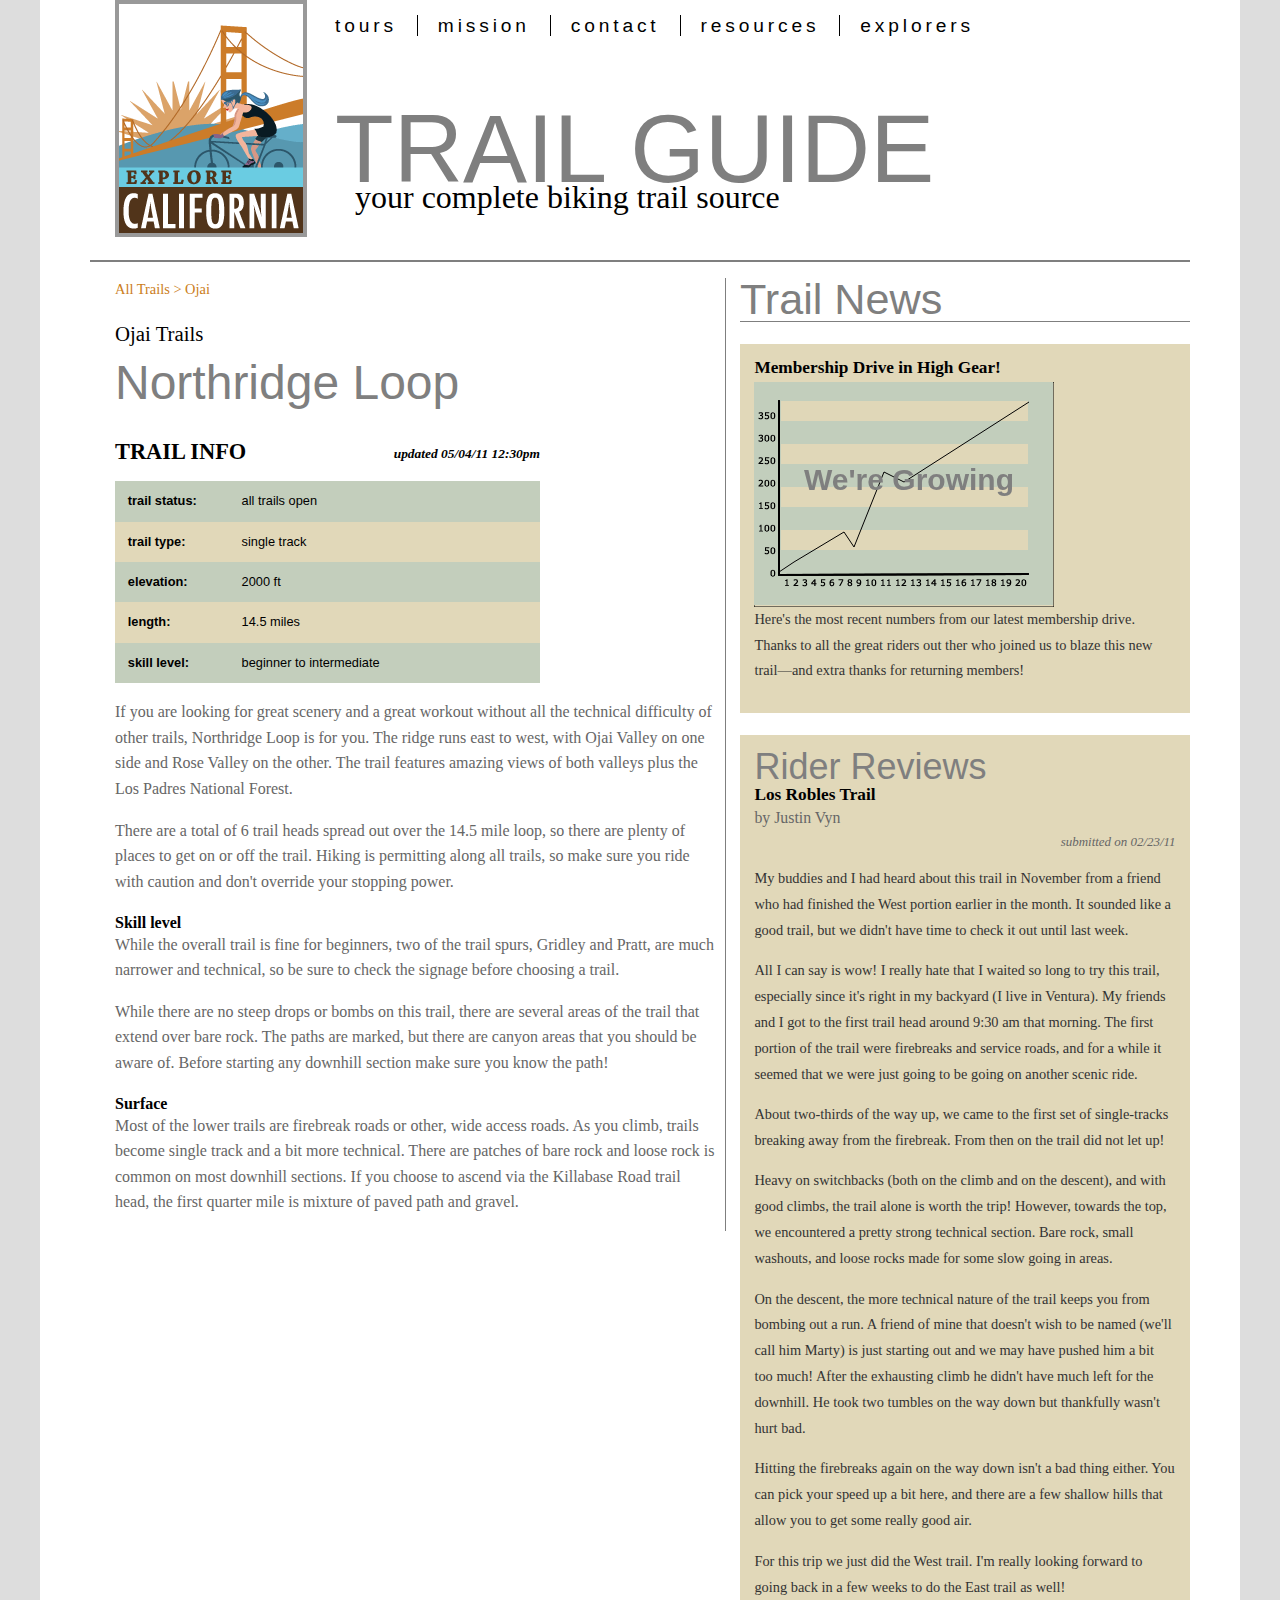
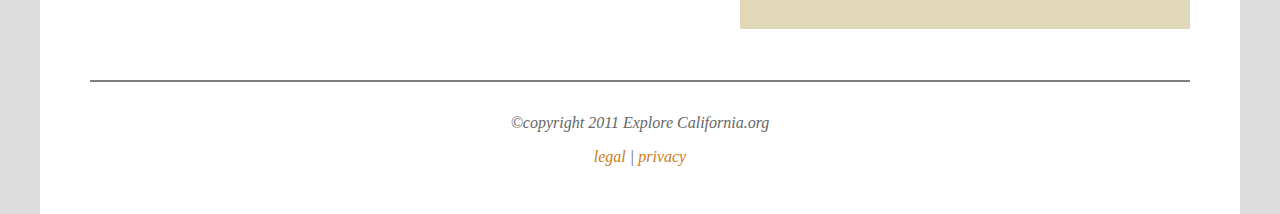
<file: HTML5/02 Media/02_03 Canvas/canvas.htm>
<!DOCTYPE HTML>
<html lang="en">
<head>
<meta charset="UTF-8">
<title>Explore California Trail Guide</title>
<!--update based on html5-->
<link href="_css/main.css" rel="stylesheet" type="text/css">
<!--[if lt IE 9]>
<script src="http://html5shiv.googlecode.com/svn/trunk/html5.js"></script>
<![endif]-->
<script>
function doCanvas(){
var my_canvas = document.getElementById("theCanvas");
var myCanvas_context = my_canvas.getContext("2d");
myCanvas_context.strokeRect(0,0,300,225);
var chart_bg = new Image();
	chart_bg.src = "_images/chart_bg.gif";
	chart_bg.onload = function() {
  myCanvas_context.drawImage(chart_bg,0,0);
  
  myCanvas_context.moveTo(25,190);
	myCanvas_context.lineTo(40,180);
	myCanvas_context.lineTo(90,150);
	myCanvas_context.lineTo(100,165);
	myCanvas_context.lineTo(130,90);
	myCanvas_context.lineTo(150,100);
	myCanvas_context.lineTo(275,20);
    myCanvas_context.strokeStyle = "#000";
  myCanvas_context.stroke();
  
  myCanvas_context.textAlign = "center";
  myCanvas_context.textBaseline = "middle";
  myCanvas_context.fillStyle = "#7F7F7F";
  myCanvas_context.font = "bold 30px sans-serif";
  myCanvas_context.fillText("We're Growing", 155, 100);

	};


}



</script>


</head>

<body onLoad="doCanvas();">
<div id="wrapper">
  <header id="mainHeader">
    <hgroup>
      <h1><span>Explore California</span> Trail Guide</h1>
      <h2>your complete biking trail source</h2>
    </hgroup>
    <nav id="mainNav">
      <h1>Main page navigation</h1>
      <ul id="siteNav">
        <li><a href="#">tours</a></li>
        <li><a href="#">mission</a></li>
        <li><a href="#">contact</a></li>
        <li><a href="#">resources</a></li>
        <li><a href="#" class="last">explorers</a></li>
      </ul>
    </nav>
  </header>
  <section id="trailInfo">
    <header>
      <p><a href="#">All Trails</a> > <a href="#">Ojai</a></p>
      <h1>Ojai Trails</h1>
    </header>
    <article>
      <h1>Northridge Loop</h1>
      <table id="quickFacts" cellspacing="0">
        <caption>
        TRAIL INFO <span>updated 05/04/11 12:30pm</span>
        </caption>
        <tr>
          <th>trail status:</th>
          <td><span class="open">all trails open</span></td>
        </tr>
        <tr class="alt">
          <th>trail type:</th>
          <td>single track</td>
        </tr>
        <tr>
          <th>elevation:</th>
          <td>2000 ft</td>
        </tr>
        <tr class="alt">
          <th>length:</th>
          <td>14.5 miles</td>
        </tr>
        <tr>
          <th>skill level:</th>
          <td>beginner to intermediate</td>
        </tr>
      </table>
      <div class="text2Col">
        <p>If you are looking for great scenery and a great workout without all the technical difficulty of other trails, Northridge Loop is for you. The ridge runs east to west, with Ojai Valley on one side and Rose Valley on the other. The trail features amazing views of both valleys plus the Los Padres National Forest. </p>
        <p>There are a total of 6 trail heads spread out over the 14.5 mile loop, so there are plenty of places to get on or off the trail. Hiking is permitting along all trails, so make sure you ride with caution and don't override your stopping power.</p>
        <h2>Skill level</h2>
        <p>While the overall trail is fine for beginners, two of the trail spurs, Gridley and Pratt, are much narrower and technical, so be sure to check the signage before choosing a trail. </p>
        <p>While there are no steep drops or bombs on this trail, there are several areas of the trail that extend over bare rock. The paths are marked, but there are canyon areas that you should be aware of. Before starting any downhill section make sure you know the path!</p>
        <h2>Surface</h2>
        <p>Most of the lower trails are firebreak roads or other, wide access roads. As you climb, trails become single track and a bit more technical. There are patches of bare rock and loose rock is common on most downhill sections. If you choose to ascend via the Killabase Road trail head, the first quarter mile is mixture of paved path and gravel.</p>
      </div>
    </article>
  </section>
  <aside id="trailNews">
    <h1>Trail News</h1>
    <section class="news">
            <h2>Membership Drive in High Gear!</h2>
      
	 <canvas id="theCanvas" width="300" height="225"></canvas>
      
<p>Here's the most recent numbers from our latest membership drive. Thanks to all the great riders out ther who joined us to blaze this new trail&mdash;and extra thanks for returning members!</p>
    </section>
    <article class="news">
      <header>
        <hgroup>
          <h1>Rider Reviews</h1>
          <h2>Los Robles Trail</h2>
          <h3>by Justin Vyn</h3>
        </hgroup>
        <p class="pubdate">submitted on
          <time datetime="2010-02-10" pubdate>02/23/11</time>
        </p>
      </header>
      <p>My buddies and I had heard about this trail in November from a friend who had finished the West portion earlier in the month. It sounded like a good trail, but we didn't have time to check it out until last week.</p>
      <p>All I can say is wow! I really hate that I waited so long to try this trail, especially since it's right in my backyard (I live in Ventura).
        My friends and I got to the first trail head around 9:30 am that morning. The first portion of the trail were firebreaks and service roads, and for a while it seemed that we were just going to be going on another scenic ride.</p>
      <p>About two-thirds of the way up, we came to the first set of single-tracks breaking away from the firebreak. From then on the trail did not let up!</p>
      <p>Heavy on switchbacks (both on the climb and on the descent), and with good climbs, the trail alone is worth the trip! However, towards the top, we encountered a pretty strong technical section. Bare rock, small washouts, and loose rocks made for some slow going in areas. </p>
      <p>On the descent, the more technical nature of the trail keeps you from bombing out a run. A friend of mine that doesn't wish to be named (we'll call him Marty) is just starting out and we may have pushed him a bit too much! After the exhausting climb he didn't have much left for the downhill. He took two tumbles on the way down but thankfully wasn't hurt bad.</p>
      <p>Hitting the firebreaks again on the way down isn't a bad thing either. You can pick your speed up a bit here, and there are a few shallow hills that allow you to get some really good air.</p>
      <p>For this trip we just did the West trail. I'm really looking forward to going back in a few weeks to do the East trail as well!</p>
      <div id="formPanel">
        <p class="review">Write your own review!</p>
        <form id="riderReview" method="post" action="#">
          <label for="trailName">Trail name:</label>
          <input type="text" name="name" id="name" tabindex="10"  placeholder="trail name" required>
          <label for="name">Name:</label>
          <input type="text" name="name" id="name" tabindex="20"  placeholder="first and last name" required>
          <label for="email">Email:</label>
          <input type="email" name="email" id="email" tabindex="30" placeholder="valid email address"  required>
          <label for="url">Website:</label>
          <input type="url" name="url" id="url" tabindex="40">
          <label for="tripDate">Date of trip:</label>
          <input type="date" name="tripDate" id="tripDate" tabindex="50">
          <label for="riders">Number of riders:</label>
          <input type="number" name="riders" id="riders" tabindex="60" min="1" value="1" >
          <label for="review">Review:<br>
          </label>
          <textarea name="review" id="review" tabindex="70" cols="45" rows="10"></textarea>
          <input type="submit" name="submit" id="submit" tabindex="80" value="Submit your review">
        </form>
      </div>
    </article>
  </aside>
  <footer id="pageFooter">
    <p>&copy;copyright 2011 Explore California.org</p>
    <p><a href="#">legal</a> | <a href="#">privacy</a> </p>
  </footer>
</div>
</body>
</html
</file>
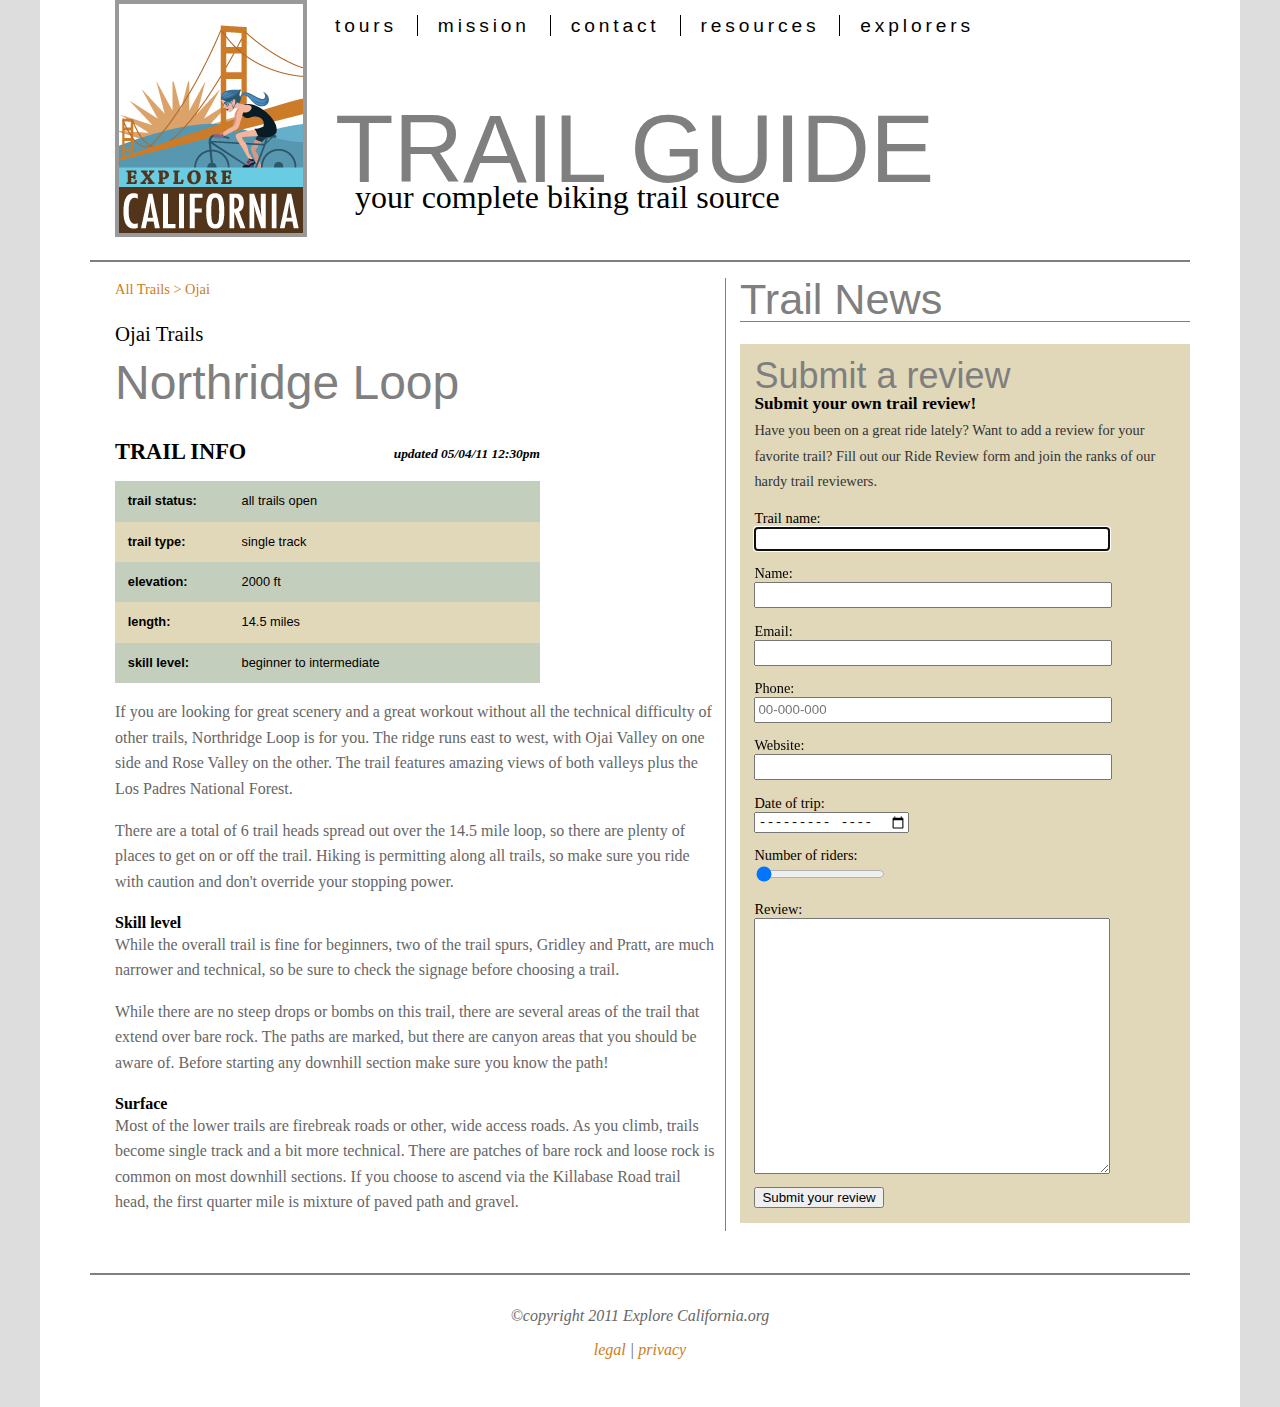
<file: HTML5/04 Forms/04_01 New Inputs/forms.htm>
<!DOCTYPE HTML>
<html lang="en">
<head>
<meta charset="UTF-8">
<title>Explore California Trail Guide</title>
<!--update based on html5-->
<link href="_css/main.css" rel="stylesheet" type="text/css">
<!--[if lt IE 9]>
<script src="http://html5shiv.googlecode.com/svn/trunk/html5.js"></script>
<![endif]-->
</head>
<body>
<div id="wrapper">
  <header id="mainHeader">
    <hgroup>
      <h1><span>Explore California</span> Trail Guide</h1>
      <h2>your complete biking trail source</h2>
    </hgroup>
    <nav id="mainNav">
      <h1>Main page navigation</h1>
      <ul id="siteNav">
        <li><a href="#">tours</a></li>
        <li><a href="#">mission</a></li>
        <li><a href="#">contact</a></li>
        <li><a href="#">resources</a></li>
        <li><a href="#" class="last">explorers</a></li>
      </ul>
    </nav>
  </header>
  <section id="trailInfo">
    <header>
      <p><a href="#">All Trails</a> > <a href="#">Ojai</a></p>
      <h1>Ojai Trails</h1>
    </header>
    <article>
      <h1>Northridge Loop</h1>
      <table id="quickFacts" cellspacing="0">
        <caption>
        TRAIL INFO <span>updated 05/04/11 12:30pm</span>
        </caption>
        <tr>
          <th>trail status:</th>
          <td><span class="open">all trails open</span></td>
        </tr>
        <tr class="alt">
          <th>trail type:</th>
          <td>single track</td>
        </tr>
        <tr>
          <th>elevation:</th>
          <td>2000 ft</td>
        </tr>
        <tr class="alt">
          <th>length:</th>
          <td>14.5 miles</td>
        </tr>
        <tr>
          <th>skill level:</th>
          <td>beginner to intermediate</td>
        </tr>
      </table>
      <div class="text2Col">
        <p>If you are looking for great scenery and a great workout without all the technical difficulty of other trails, Northridge Loop is for you. The ridge runs east to west, with Ojai Valley on one side and Rose Valley on the other. The trail features amazing views of both valleys plus the Los Padres National Forest. </p>
        <p>There are a total of 6 trail heads spread out over the 14.5 mile loop, so there are plenty of places to get on or off the trail. Hiking is permitting along all trails, so make sure you ride with caution and don't override your stopping power.</p>
        <h2>Skill level</h2>
        <p>While the overall trail is fine for beginners, two of the trail spurs, Gridley and Pratt, are much narrower and technical, so be sure to check the signage before choosing a trail. </p>
        <p>While there are no steep drops or bombs on this trail, there are several areas of the trail that extend over bare rock. The paths are marked, but there are canyon areas that you should be aware of. Before starting any downhill section make sure you know the path!</p>
        <h2>Surface</h2>
        <p>Most of the lower trails are firebreak roads or other, wide access roads. As you climb, trails become single track and a bit more technical. There are patches of bare rock and loose rock is common on most downhill sections. If you choose to ascend via the Killabase Road trail head, the first quarter mile is mixture of paved path and gravel.</p>
      </div>
    </article>
  </section>
  <aside id="trailNews">
    <h1>Trail News</h1>
    <section class="news">
      <header>
        <hgroup>
          <h1>Submit a review</h1>
          <h2>Submit your own trail review!</h2>
        </hgroup>
        <p>Have you been on a great ride lately? Want to add a review for your favorite trail? Fill out our Ride Review form and join the ranks of our hardy trail reviewers.</p>
      </header>
      <form id="riderReview" method="post" action="#">
        <label for="trailName">Trail name:</label>
        <input type="text" name="name" id="name" tabindex="10" autofocus>
        <label for="name">Name:</label>
        <input type="text" name="name2" id="name2" tabindex="20">
        <label for="email">Email:</label>
        <input type="email" name="email" id="email" tabindex="30">
        <label for="phone">Phone:</label>
        <input type="tel" name="phone" id="phone" tabindex="30" placeholder="00-000-000">
        <label for="url">Website:</label>
        <input type="url" name="url" id="url" tabindex="40">
        <label for="tripDate">Date of trip:</label>
        <input type="month" name="tripDate" id="tripDate" tabindex="50">
        <label for="riders">Number of riders:</label>
        <input type="range" min="10" max="20" value="1" step="2" name="riders" id="riders" tabindex="60">
        <label for="review">Review:<br>
        </label>
        <textarea name="review" id="review" tabindex="70" cols="45" rows="10"></textarea>
        <input type="submit" name="submit" id="submit" tabindex="80" value="Submit your review">
      </form>
    </section>
  </aside>
  <footer id="pageFooter">
    <p>&copy;copyright 2011 Explore California.org</p>
    <p><a href="#">legal</a> | <a href="#">privacy</a> </p>
  </footer>
</div>
</body>
</html
</file>
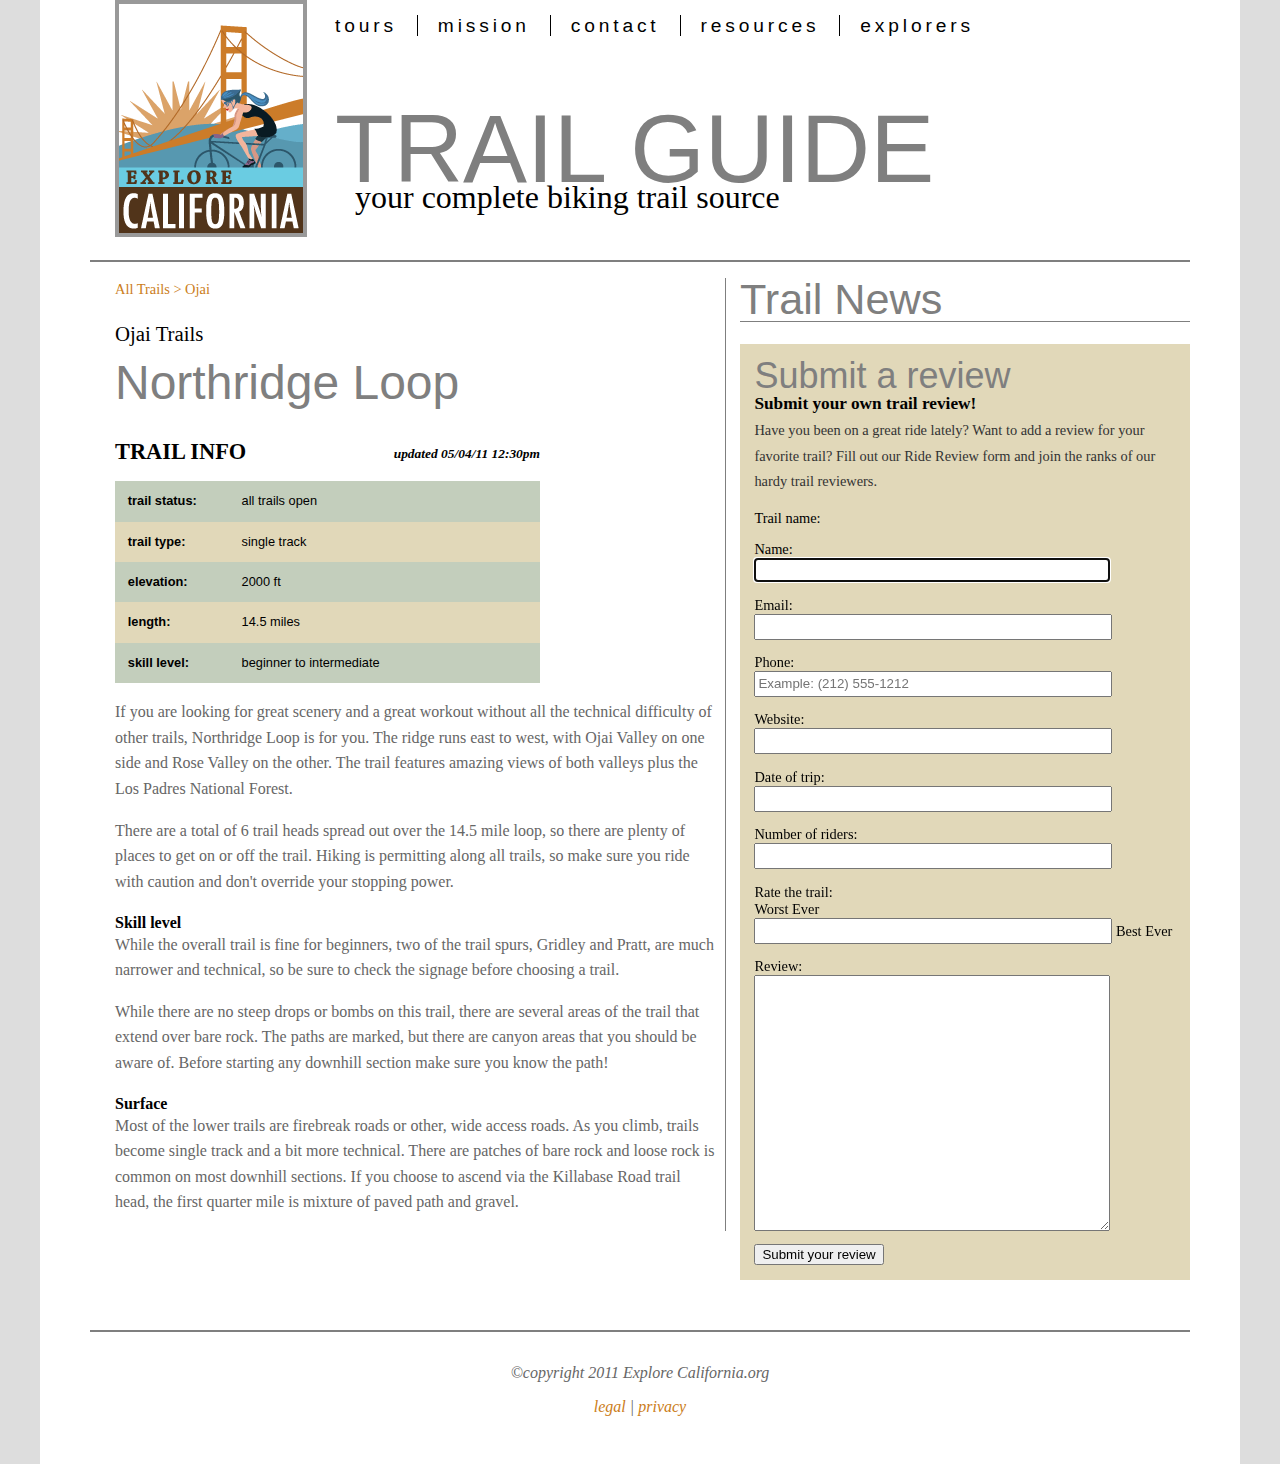
<file: HTML5/04 Forms/04_02 Ranges/forms.htm>
<!DOCTYPE HTML>
<html lang="en">
<head>
<meta charset="UTF-8">
<title>Explore California Trail Guide</title>
<!--update based on html5-->
<link href="_css/main.css" rel="stylesheet" type="text/css">
<!--[if lt IE 9]>
<script src="http://html5shiv.googlecode.com/svn/trunk/html5.js"></script>
<![endif]-->
</head>
<body>
<div id="wrapper">
  <header id="mainHeader">
    <hgroup>
      <h1><span>Explore California</span> Trail Guide</h1>
      <h2>your complete biking trail source</h2>
    </hgroup>
    <nav id="mainNav">
      <h1>Main page navigation</h1>
      <ul id="siteNav">
        <li><a href="#">tours</a></li>
        <li><a href="#">mission</a></li>
        <li><a href="#">contact</a></li>
        <li><a href="#">resources</a></li>
        <li><a href="#" class="last">explorers</a></li>
      </ul>
    </nav>
  </header>
  <section id="trailInfo">
    <header>
      <p><a href="#">All Trails</a> > <a href="#">Ojai</a></p>
      <h1>Ojai Trails</h1>
    </header>
    <article>
      <h1>Northridge Loop</h1>
      <table id="quickFacts" cellspacing="0">
        <caption>
        TRAIL INFO <span>updated 05/04/11 12:30pm</span>
        </caption>
        <tr>
          <th>trail status:</th>
          <td><span class="open">all trails open</span></td>
        </tr>
        <tr class="alt">
          <th>trail type:</th>
          <td>single track</td>
        </tr>
        <tr>
          <th>elevation:</th>
          <td>2000 ft</td>
        </tr>
        <tr class="alt">
          <th>length:</th>
          <td>14.5 miles</td>
        </tr>
        <tr>
          <th>skill level:</th>
          <td>beginner to intermediate</td>
        </tr>
      </table>
      <div class="text2Col">
        <p>If you are looking for great scenery and a great workout without all the technical difficulty of other trails, Northridge Loop is for you. The ridge runs east to west, with Ojai Valley on one side and Rose Valley on the other. The trail features amazing views of both valleys plus the Los Padres National Forest. </p>
        <p>There are a total of 6 trail heads spread out over the 14.5 mile loop, so there are plenty of places to get on or off the trail. Hiking is permitting along all trails, so make sure you ride with caution and don't override your stopping power.</p>
        <h2>Skill level</h2>
        <p>While the overall trail is fine for beginners, two of the trail spurs, Gridley and Pratt, are much narrower and technical, so be sure to check the signage before choosing a trail. </p>
        <p>While there are no steep drops or bombs on this trail, there are several areas of the trail that extend over bare rock. The paths are marked, but there are canyon areas that you should be aware of. Before starting any downhill section make sure you know the path!</p>
        <h2>Surface</h2>
        <p>Most of the lower trails are firebreak roads or other, wide access roads. As you climb, trails become single track and a bit more technical. There are patches of bare rock and loose rock is common on most downhill sections. If you choose to ascend via the Killabase Road trail head, the first quarter mile is mixture of paved path and gravel.</p>
      </div>
    </article>
  </section>
  <aside id="trailNews">
    <h1>Trail News</h1>
    <section class="news">
      <header>
        <hgroup>
          <h1>Submit a review</h1>
          <h2>Submit your own trail review!</h2>
        </hgroup>
        <p>Have you been on a great ride lately? Want to add a review for your favorite trail? Fill out our Ride Review form and join the ranks of our hardy trail reviewers.</p>
      </header>
      <form id="riderReview" method="post" action="#">
        <label for="trailName">Trail name:</label>
        <label for="name">Name:</label>
        <input type="text" name="name" id="name" tabindex="20" autofocus>
        <label for="email">Email:</label>
        <input type="email" name="email" id="email" tabindex="30">
        <label for="phone">Phone:</label>
        <input type="tel" name="phone" id="phone" tabindex="35" placeholder="Example: (212) 555-1212">
        <label for="url">Website:</label>
        <input type="url" name="url" id="url" tabindex="40">
        <label for="tripDate">Date of trip:</label>
        <input type="text" name="tripDate" id="tripDate" tabindex="50">
        <label for="riders">Number of riders:</label>
        <input type="text" name="riders" id="riders" tabindex="60">
        <label for="rating">Rate the trail:</label>
        Worst Ever <input type="text" name="rating" id="rating" tabindex="65"> Best Ever
        <label for="review">Review:<br>
        </label>
        <textarea name="review" id="review" tabindex="70" cols="45" rows="10"></textarea>
        <input type="submit" name="submit" id="submit" tabindex="80" value="Submit your review">
      </form>
    </section>
  </aside>
  <footer id="pageFooter">
    <p>&copy;copyright 2011 Explore California.org</p>
    <p><a href="#">legal</a> | <a href="#">privacy</a> </p>
  </footer>
</div>
</body>
</html
</file>
<file: strona/css/style.css>
#body{
    margin: 0;
    padding: 0;
    color: #3b3b3b;
    font-family: 'Lucida Sans', 'Lucida Sans Regular', 'Lucida Grande', 'Lucida Sans Unicode', Geneva, Verdana, sans-serif;
    background-color: white;
}
#container {
width: 968px;
background-color: #fff;
margin: 0 auto;
padding-left: 10px;
padding-right: 10px;
overflow: hidden;
}

#main_image {
    background-image: url("../img/main.jpg");
    background-repeat: no-repeat;
    width: 968px;
    height: 376px;
    position: relative;
}

#left_column, #center_column, #right_column{
    width: 316px;
    float: left;
}
#center_column {
    margin: 0 10px;
}
h1 {
    font-family: sarina, sans-serif;
    font-size: 96px;
    margin: 0;
    float: left;
    padding-right: 20px;
}
#header {
    color: white;
    background-color: black;
    height: 100px;
    position: relative;
}
#header p {
    font-size: 30px;
    font-variant-caps: all-small-caps;
    margin-top: 0;
    margin-bottom: 0;
    padding-left: 5px;
    padding-top: 5px; 
}
#header a {
    font-size: 20px;
    font-weight: bold;
    font-variant: small-caps;
    color: #fff;
    text-decoration: none;
    text-align: center;
    display: block;
    width: 100px;
}
#header ul {
    list-style-type: none;
    position: absolute;
    bottom: 0px;
    right: 0px;
    margin: 0;
}
#header li {
    float: left;
}
#main_text {
    background-color: white;
    width: 300px;
    position: absolute;
    bottom: 40px;
    right: 40px;
    padding: 10px;
    opacity: 0.8;
    border-radius: 3px;
}

#left_column img, #center_column img, #right_column img{
    margin: 10px 0;
}
#left_column p, #center_column p, #right_column p{
   margin: 2px 0;
}
#main_text h2 {
color: deepskyblue;
margin: 0;
font-size: 18px;
padding-bottom: 10px;
}
#main_text h3 {
    font-size: 16px;
    margin: 0;
}
#main_text p {
    line-height: 1.2em;
    margin: 0;
    text-align: justify;
}
</file>
<file: HTML5/01 Tags/_css/main.css>
@charset "UTF-8";

html, body {
	margin: 0px;
	padding: 0px;
}

body {
	text-align:center;
	font: 100% Georgia, "Times New Roman", Times, serif;
	background: #e1d8b9 url(../_images/page_background.jpg) repeat-x;
	margin-top: 25px;
}
header, section, footer, aside, nav, article, figure {
	display:block;	
}
/* ^2 --------------- limited-scale reset ---------------- */
h1, h2, h3, h4, h5, h6, p, address, blockquote, div, ul, li {
	margin: 0;
	padding: 0;
}
p {
	color:#333;
}
a {
	color: #995522;
	text-decoration: none;
}
a:hover {
	color: #cb7d20;
	border-bottom: 1px dashed #cb7d20;
}
a.accent {
	display: block;
	text-align: right;
}
a.accent:hover {
 	border: none;
	color: #cb202a;
}
/* ^3 ------ global classes -------- */
.floatRight {
	float: right;
}
.floatLeft {
	float: left;
}
.clearRight {
	clear: right;
}
.clearLeft {
	clear: left;
}
.clearBoth {
	clear: both;
}
.callOut {
	background: #e1d8b9;
	padding: 15px;
	margin-bottom: 25px;
}
.callOut h1 {
	font-size: 1.4em;
	color: #193742;
	border-bottom: 2px solid #193742;
	margin-bottom: .5em;
	padding-bottom: .25em;
}
#wrapper {
 	position: relative;
	padding: 0;
	width: 930px;
	margin: 0 auto;
	background: #fff;
	text-align: left;
}

/* ^4 ------------- home page specfic layout styles ----------- */
body#home #wrapper {
	background: #193742 url(../_images/main_back.jpg) no-repeat;
}

body#home #mainContent {
	padding-top: 234px;
}
/* ^5 --------------------- top-level region layout styles ------------------- */
/* top-level regions are header, mainNav, mainContent, sidebar, & footer */

/* header */
#logo {
	width: 192px;
	height: 237px;
	position: absolute;
	top: -25px;
	left: 35px;
}
/* mainNav */
#mainNav {
	float: left;
	width: 272px;
	margin-top: 233px;
}
/* mainContent */
#mainContent {
	padding-right: 25px;
	float: right;
	width: 608px;
	margin-bottom: 45px;
}
#sidebar {
	float: left;
	clear:left;
	width: 272px;
}
/* footer */
footer{
	width: 870px;
	height: 525px;
	clear: both;
	background: url(../_images/footer_back.gif) no-repeat;
	padding: 45px 30px 30px;
	margin-top: 45px;
}

/*  header  ^6a*/
#logo {
	background: url(../_images/logo.gif) no-repeat;
}
#logo a:hover {
	border: none;
}
#logo a{
	width: 192px;
	height: 237px;
	display: block;
}
#logo p{
	text-indent: -1000em;
}

/* navigation ^6b*/

/* home page navigation */
ul#homeNav {
	float: left;
	list-style: none;
	margin:0;
	padding:0;
	margin-bottom: 50px;
	clear: left;
}
ul#homeNav li {
	margin: 0;
	padding: 0;
}
ul#homeNav li a{
	display: block;
	width: 272px;
	height: 82px;
	text-indent: -1000em;
}
ul#homeNav li a.tours {
	background: url(../_images/tours_nav.gif) no-repeat left top;
}
ul#homeNav li a.mission{
	background: url(../_images/mission_nav.gif) no-repeat left top;
}
ul#homeNav li a.contact {
	background: url(../_images/contact_nav.gif) no-repeat left top;
}
ul#homeNav li a.resources {
	background: url(../_images/resources_nav.gif) no-repeat left top;
}
ul#homeNav li a.explorers {
	background: url(../_images/explorers_nav.gif) no-repeat left top;
}
ul#homeNav li a:hover {
	background-position: -272px 0;
	border: none;
}
/* base navigation */
ul#baseNav {
	float: left;
	list-style: none;
	margin:0;
	padding:0;
	margin-bottom: 50px;
	clear: left;
}
ul#baseNav li {
	margin: 0;
	padding: 0;
}
ul#baseNav li a{
	display: block;
	width: 272px;
	height: 60px;
	text-indent: -1000em;
}
ul#baseNav li a.tours {
	background: url(../_images/tours_main.gif) no-repeat left top;
}
ul#baseNav li a.mission{
	background: url(../_images/mission_main.gif) no-repeat left top;
}
ul#baseNav li a.contact {
	background: url(../_images/contact_main.gif) no-repeat left top;
}
ul#baseNav li a.resources {
	background: url(../_images/resource_main.gif) no-repeat left top;
}
ul#baseNav li a.explorers {
	background: url(../_images/explorers_main.gif) no-repeat left top;
}
ul#baseNav li a.current, ul#baseNav li a.current:hover {
	background-position: right top;
	border: none;
	cursor: default;
}

ul#baseNav li a:hover {
	background-position: -272px 0;
	border: none;
}
/* sub navigation */
ul#baseNav ul.subNav {
	list-style: none;
	margin:0;
	padding:0;
	margin-bottom: 10px;
}
ul#baseNav ul.subNav li {
	margin: 0 0 5px 50px;
}
ul#baseNav ul.subNav li a:link, ul#baseNav ul.subNav li a:visited{
	display: block;
	width: auto;
	height: auto;
	text-indent: 0;
	padding: 5px 0;
	color: #cb7d20;
	border-bottom: 1px solid #cb7d20;
}
ul#baseNav ul.subNav li a:hover{
	color: #2c566a;
	border-bottom: 1px solid #2c566a;
}
ul#baseNav ul.subNav li a.current{
	color: #666;
	border-bottom: 1px solid #666;
}
/* main content region ^6c */
#mainContent h1{
	font: normal 2.5em Georgia, "Times New Roman", Times, serif;
	margin: .5em 0 .25em;
	letter-spacing: -1px;
}
#mainContent p{
	font-size: 1em;
	line-height: 1.8;
}
#mainContent a.breadcrumb {
	color: #cb202a;
	font-family: "Lucida Sans Unicode", "Lucida Grande", sans-serif;
	font-size: 1em;
}
#mainContent a.breadcrumb:hover {
	color: #3c6b92;
	border: none;
}
#mainContent img.articleImage {
	display: block;
	float: right;
	padding: 1em 0 1em 1em;
}
#mainContent img.headlineImage {
	display: block;
	float: right;
	padding: 0 0 .25em .5em;
}
#mainContent h1#pageID {
	color: #193742;
	font-size: 1.4em;
	font-weight: bold;
	margin-top: 20px;
	padding-bottom: .25em;
	border-bottom: 2px solid #193742;
}
#mainContent #mainArticle {
	margin: 25px 0 35px;
	position: relative;
}
body.hasCrumbs #mainContent #mainArticle {
	margin-top: 45px;
}
#mainContent .tourBadge {
	position: absolute;
	top: 15px;
	right: -50px;
}
#mainContent .tourBadge img {
	border: none;
}
#mainContent .tourBadge a,#mainContent .tourBadge a:hover {
	border: none;
	color: transparent;
}
#mainContent #mainArticle h1 {
	font-size: 2em;
	color: #193742;
	font-weight: bold;
	margin-bottom: .4em;
}
#mainContent #mainArticle h2 {
	font-size: 1.6em;
	color: #51341a;
	font-weight: normal;
	margin-top: 1.2em;
	margin-bottom: 1em;
	clear: both;
}
#mainContent #mainArticle h2 span.tourCost {
	font-size: .8em;
	color: #666;
	font-style: italic;
	margin-top: .25em;
	display: block;
	border-bottom: 1px solid #666;
	padding-bottom: .25em;
	margin-bottom: 1em;
}
#mainContent #mainArticle h3 {
	font-size: 1.3em;
	color: #51341a;
	font-weight: normal;
	margin: 1.25em 0 .5em;
	clear: both;
}
#mainContent #mainArticle p{
	margin-bottom: 1em;
}
#mainContent #mainArticle p.option{
	font-style: italic;
	color: #999;
	font-weight: bold;
	text-align: right;
	font-size: 1.2em;
	margin-top: -.6em;
}
#mainContent #mainArticle p a.top {
	text-align: right;
	padding-left: 30px;
	background: url(../_images/return_top.gif) no-repeat;
	line-height: 20px;
	float: right;
}
#mainContent #mainArticle p a.top:hover {
	border: none;
	color: #333;
}
#mainContent #mainArticle ul {
	list-style: none;
	margin: 0;
	padding: 0;
}
#mainContent #mainArticle ul ul{
	margin: 1.4em 0 1em 0;
}
#mainContent #mainArticle li {
	margin: 0 0 1.2em 2.4em;
	padding: 0 0 0 24px;
	background: url(../_images/star_bullet.gif) no-repeat 0 2px;
	font-size: 1em;
	color: #51341a;
}
#mainContent #mainArticle li li{
	font-size: 100%;
	margin-bottom: .7em;
}
#mainContent #mainArticle ul.faqNav {
	list-style: none;
	margin: 0 0 1em 0;
	padding: 0;
	width: 180px;
	float: left;
	margin-right: 15px;
}
#mainContent #mainArticle ul.faqNav li {
	background: #ccc;
	border: 1px solid #999;
	margin: 0 0 1em 0;
	padding: .5em .5em .5em 1em;
	font-size: .85em;
}
#mainContent #mainArticle ul.faqNav li a:link, #mainContent #mainArticle ul.faqNav li a:visited {
	color: #193742;
}
#mainContent #mainArticle ul.faqNav li a:hover, #mainContent #mainArticle ul.faqNav li a:active {
	color: #cb7d20;
	border: none;
}
#mainContent #mainArticle dl.faq {
	margin-bottom: 1em;
	padding-bottom: 1em;
	border-bottom: 1px solid #999;
}
#mainContent #mainArticle dl.faq dt {
	font: normal bold .9em Tahoma, Geneva, sans-serif;
	padding: 0;
	margin: 1em 0 .5em;
	color: #333;
	letter-spacing: 1px;
}
#mainContent #mainArticle dl.faq dd {
	font-size: .9em;
	line-height: 1.4;
	color: #333;
	text-align: justify;
	margin: 0;
	padding: 0 0 0 2em;
}
#mainContent div.tourDescription {
	border-top: 2px solid #2c566a;
	float: left;
	clear: left;
	padding: 10px 0;
	margin-bottom: 15px;
}
#mainContent .tourDescription h2 {
	font-size: 1.6em;
	font-family: "Lucida Sans Unicode", "Lucida Grande", sans-serif;
	color: #193742;
	font-weight: bold;
	margin-bottom: 0;
	clear: right;
}
#mainContent .tourDescription h3.price {
	font-size: 1.2em;
	font-family: Georgia, "Times New Roman", Times, serif;
	color: #666;
	font-weight: normal;
	font-style: italic;
	text-align: right;
	clear: right;
	margin: -1.6em 0 1em;
}
#mainContent .tourDescription p {
	font-size: .9em;
	line-height: 1.5;
}
#mainContent .tourDescription span.option {
	font-weight: bold;
	text-align: right;
	display:block;
}
#mainContent .tourDescription img {
	float: left;
	padding: 10px 10px 10px 0;
}
#mainContent .tourDescription a.more {
	display:block;
	float: right;
	width: 95px;
	height: 30px;
	background: url(../_images/more_bug.gif) no-repeat left top;
	text-indent: -1000em;
	margin: 15px 0 0 15px;
}
#mainContent a.book {
	display:block;
	float: right;
	width: 95px;
	height: 30px;
	background: url(../_images/book_bug.gif) no-repeat left top;
	text-indent: -1000em;
	margin: 15px 0 0 15px;
}
#mainContent .tourDescription a.more:hover,#mainContent a.book:hover{
	background-position: right top;
	border: none;
}
#mainContent ul {
	margin: 0 .5em 1.5em;
	padding: 0 25px 0;
}
#mainContent li {
	font-size: 1em;
	margin-bottom:.75em;
	color: #333;
}
#mainContent .callOut {
	width: 262px;
	float: left;
	margin-right: 24px;
}
#mainContent .callOutRight {
	margin-right: 0;
}

#mainContent .callOut h1 {
	font-size: 1.4em;
	font-weight: bold;
	color: #193742;
	border-bottom: 2px solid #193742;
	margin-bottom: .5em;
	padding-bottom: .25em;
}
#mainContent #findTour {
	position:absolute;
	top: 40px;
	right: -15px;
	width: 300px;
	height: 80px;
	text-indent: -1000em;
	background: url(../_images/tag.png) no-repeat;
}
#mainContent #findTour a{
	display: block;
	width: 300px;
	height: 80px;
}
#mainContent #findTour a:hover{
	border: none;
}
/* mainContent specific regions */
/* data tables ^6d */
#mainContent table.data {
	width: 95%;
	margin: 0 auto 30px;
	font-family: Arial, Helvetica, sans-serif;
	font-size: 0.9em;
	border-collapse: collapse;
	border: 1px solid #333;
	background: #e1d8b9;
}
#mainContent table.data caption {
	font-size: 1.2em;
	font-weight: bold;
	color: #51341a;
	padding-bottom: 10px;
	margin: 0;
	text-align: left;
}
#mainContent table.data th{
	font-size: 1em;
	font-weight: normal;
	text-align: left;
	padding: 0 10px;
	line-height: 2.6em;
	color: #FFF;
	background: #555;
	border-bottom: 1px solid #000;
}
#mainContent table.data thead {
	background: url(../_images/thead_back.gif) repeat-x left top;
	height: 40px;
}
#mainContent table.data thead th {
	background: none;
	color: #000;
	text-align:left;
	border: 1px solid #333;
}
#mainContent table.data td {
	padding: 0 10px;
	border: 1px solid #333;
	font-size: .8em;
}
#mainContent table.data tr.alt {
	background: #fff;
}
#mainContent #trailType, #mainContent #trailPath, #mainContent #trailRating {
	background: #fff;
}

/*spotlight region ^6e */
#spotlight{
	background: #fff;
	padding: 15px 25px;
	margin-top: 165px;
}
#spotlight h2{
	color: #193742;
	font-size: 1.8em;
	margin-bottom: 0.25em;
}
#spotlight p{
	font-size: .85em;
	line-height:1.5;
	margin-bottom: 1.5em;
}
/* form styling ^6f */
#mainContent form {
	font: normal .9em Arial, Helvetica, sans-serif;
	color: #193742;
}
#mainContent fieldset {
	padding: 40px 20px  0 0;
	margin: 0 0 2em;
	background-color: #e1d8b9;
	border: none;
	position: relative;
	float: left;
}
#mainContent fieldset legend {
	padding: 0;
	margin: 0;
	color: #51341a;
}
#mainContent legend strong {
	position: absolute;
	margin-left: 20px;
	margin-top: 10px;
	font-size: 1.2em;
}
#mainContent #mainArticle form p {
	color: #193742;
	margin: 0 0 20px 20px;
}
#mainContent #mainArticle form p.subHead {
	margin: 0 0 0 20px;
	clear: both;
}
#mainContent #mainArticle form label.subHead {
	display: block;
	float: none;
	margin: 0;
	width: auto;
}
#mainContent form label{
	width: 100px;
	float: left;
	clear: left;
	margin-right: .75em;
}
#mainContent form label.inline {
	width: auto;
	float: none;
}
#mainContent #mainArticle form ol{
	list-style:none;
	margin: 0;
	padding: 0;
}
#mainContent #mainArticle form li {
	background: none;
	margin: 0;
	padding: 0;
}
/* individual forms */
/* support form */
#mainContent fieldset#quickSupport {
	width: 320px;
}
#mainContent fieldset#quickSupport textarea {
	width: 275px;
	height: 150px;
}
#mainContent #mainArticle #supportOptions {
	width: 215px;
	padding: 15px 15px 0;
	border: 1px solid #193742;
	float: right;
	background-color: #cb7d20;
}
#mainContent #mainArticle #supportOptions h3{
	font: normal 1.2em Arial, Helvetica, sans-serif;
	color: #fff;
	letter-spacing:1px;
	margin: 0 0 .75em;
}
#mainContent #mainArticle #supportOptions p{
	font-size: 1em;
	color: #000;
	line-height: 1.4;
}
#mainContent #mainArticle #supportOptions strong {
	color: #fff;
	font-size: 1.2em;
	letter-spacing: 2px;
	font-weight:normal;
}
#mainContent #mainArticle #supportOptions a:link, #mainContent #mainArticle #supportOptions a:visited {
	color: #fff;
	border-bottom: 1px dashed #fff;
}
#mainContent #mainArticle #supportOptions a:hover {
	color: #000;
	border-bottom: 1px dashed #000;
}
/* contact form */
#mainContent form#frmContact input.text {
	width: 250px;
}

#mainContent form#frmContact fieldset {
	width: 580px;
}

#mainContent form#frmContact .col1 {
	float: left;
	padding-left: 20px;
	margin-right: 20px;
	width: 160px;
}
#mainContent form#frmContact .col2, #mainContent form#frmContact .col3 {
	float: left;
	margin-right: 20px;
	width: 170px;
}
#mainContent form#frmContact div p {
	margin: 0 0 .5em 0;
}
#mainContent form#frmContact div label {
	font-size: .9em;
	display: inline;
	float: none;
}
#mainContent form#frmContact textarea {
	width: 500px;
	height: 150px;
}
/* join form */

#mainContent form#frmJoin input.text {
	width: 200px;
}

#mainContent form#frmJoin fieldset {
	width: 580px;
}
#mainContent form#frmJoin label {
	width: 125px;
	position: relative;
}
#mainContent form#frmJoin label.inline {
	float: none;
}
#mainContent form#frmJoin label span {
	color: #51341a;
	position: absolute;
	left: 350px;
}
#mainContent form#frmJoin .col1 {
	float: left;
	padding-left: 20px;
	margin-right: 20px;
	width: 160px;
}
#mainContent form#frmJoin .col2, #mainContent form#frmContact .col3 {
	float: left;
	margin-right: 20px;
	width: 170px;
}
#mainContent form#frmJoin div p {
	margin: 0 0 .5em 0;
}
#mainContent form#frmJoin div  {
	margin: 0 0 20px 0;
}
#mainContent form#frmJoin div label {
	font-size: .9em;
	display: inline;
	float: none;
}
#mainContent form#frmJoin textarea {
	width: 500px;
	height: 150px;
}
/* Sidebar div */
#sidebar div {
	margin: 20px 0 20px 20px;
}
#sidebar #specials h2 {
	font-size: .9em;
	font-family: Arial, Helvetica, sans-serif;
	color: #193742;
	margin-bottom: .1em;
	text-align: right;
	border-top: 1px solid #193742;
	padding-top: 1em;
	clear: both;
}
#sidebar  #specials h2.top {
	border:none;
}
#sidebar #specials p {
	font-size: .9em;
	font-style: italic;
	text-align: right;
	margin: .5em 0;
	line-height: 1.6;
}
#sidebar #specials img {
	float: left;
	padding-right: 10px;
	padding-bottom: 1em;
}
/* footer region */
footer h3 {
	font: normal 1.3em Arial, Helvetica, sans-serif;
	color: #fff;
	margin-bottom: .5em;
	letter-spacing: .1em;
}
footer p{
	font: normal 1em Georgia, "Times New Roman", Times, serif;
	color: #fff;
}
ul#quickNav {
	list-style: none;
	margin: 0;
	padding: 0;
}
ul#quickNav li {
	margin: 0 0 .5em 0;
	padding: 0 ;
}
ul#quickNav li a{
	text-decoration: none;
	color: #fff;
}
ul#quickNav li a:hover {
	color: #193742;
	border-bottom-color: #193742;
}

#footerMenu {
	float: left;
	width: 230px;
}
#footerBody {
	float: right;
	width: 640px;
}
#footerBody a {
	text-decoration: none;
	color: #fff;
}
#footerBody a:hover {
	color: #193742;
	border-bottom-color: #193742;
}
#footerBody #footerMidCol {
	float: left;
	width: 270px;
}
#footerBody #footerMidCol p {
	margin-bottom: 2em;
}
#footerBody #footerRightCol {
	float: right;
	width: 370px;
}
#footerBody #footerRightCol h1{
	font: bold 1.6em Georgia, "Times New Roman", Times, serif;
	color: #fff;
	letter-spacing:.1em;
	text-align:right;
	margin-bottom: .25em;
}
#footerBody #footerRightCol p{
	color: #fff;
	letter-spacing:.1em;
	line-height: 1.2;
	text-align:right;
	margin-bottom: 1em;
}
#footerBody #footerRightCol p.phone{
	font: bold 1.6em Georgia, "Times New Roman", Times, serif;
	color: #fff;
	letter-spacing:.1em;
}
</file>
<file: HTML5/05 Typography/_css/main.css>
@charset "UTF-8";
@font-face {
	font-family: Dragon;
	src: url("../_fonts/dragwifg-webfont.ttf");
}
h1 {
	font-family: Dragon, sherif;
}

@font-face {
	font-family: Jakkolwiek;
	src: url("../_fonts/KaushanScript-Regular.otf");
}
h2 {
	font-family: Jakkolwiek;
}

html, body {
	margin: 0px;
	padding: 0px;
}

body {
	text-align:center;
	font: 100% Georgia, "Times New Roman", Times, serif;
	background: #e1d8b9 url(../_images/page_background.jpg) repeat-x;
	margin-top: 25px;
}
header, section, footer, aside, nav, article, figure, time {
	display:block;	
}
/* ^2 --------------- limited-scale reset ---------------- */
h1, h2, h3, h4, h5, h6, p, address, blockquote, div, ul, li {
	margin: 0;
	padding: 0;
}
p {
	color:#333;
}
a {
	color: #995522;
	text-decoration: none;
}
a:hover {
	color: #cb7d20;
	border-bottom: 1px dashed #cb7d20;
}
a.accent {
	display: block;
	text-align: right;
}
a.accent:hover {
 	border: none;
	color: #cb202a;
}
/* ^3 ------ global classes -------- */
.floatRight {
	float: right;
}
.floatLeft {
	float: left;
}
.clearRight {
	clear: right;
}
.clearLeft {
	clear: left;
}
.clearBoth {
	clear: both;
}
.callOut {
	background: #e1d8b9;
	padding: 15px;
	margin-bottom: 25px;
}
.callOut h1 {
	font-size: 1.4em;
	color: #193742;
	border-bottom: 2px solid #193742;
	margin-bottom: .5em;
	padding-bottom: .25em;
}
#wrapper {
 	position: relative;
	padding: 0;
	width: 930px;
	margin: 0 auto;
	background: #fff;
	text-align: left;
}

/* ^4 ------------- home page specfic layout styles ----------- */
body#home #wrapper {
	background: #193742 url(../_images/main_back.jpg) no-repeat;
}

body#home #mainContent {
	padding-top: 234px;
}
/* ^5 --------------------- top-level region layout styles ------------------- */
/* top-level regions are header, mainNav, mainContent, sidebar, & footer */

/* header */
#logo {
	width: 192px;
	height: 237px;
	position: absolute;
	top: -25px;
	left: 35px;
}
/* mainNav */
#mainNav {
	float: left;
	width: 272px;
	margin-top: 233px;
}
/* mainContent */
section#mainContent {
	padding-right: 25px;
	float: right;
	width: 608px;
	margin-bottom: 45px;
}
/* aside */
aside#sidebar {
	float: left;
	clear:left;
	width: 272px;
}
/* footer */
footer{
	width: 870px;
	height: 525px;
	clear: both;
	background: url(../_images/footer_back.gif) no-repeat;
	padding: 45px 30px 30px;
	margin-top: 45px;
}

/*  header  ^6a*/
#logo {
	background: url(../_images/logo.gif) no-repeat;
}
#logo a:hover {
	border: none;
}
#logo a{
	width: 192px;
	height: 237px;
	display: block;
}
#logo p{
	text-indent: -1000em;
}

/* navigation ^6b*/

/* home page navigation */
ul#homeNav {
	float: left;
	list-style: none;
	margin:0;
	padding:0;
	margin-bottom: 50px;
	clear: left;
}
ul#homeNav li {
	margin: 0;
	padding: 0;
}
ul#homeNav li a{
	display: block;
	width: 272px;
	height: 82px;
	text-indent: -1000em;
}
ul#homeNav li a.tours {
	background: url(../_images/tours_nav.gif) no-repeat left top;
}
ul#homeNav li a.mission{
	background: url(../_images/mission_nav.gif) no-repeat left top;
}
ul#homeNav li a.contact {
	background: url(../_images/contact_nav.gif) no-repeat left top;
}
ul#homeNav li a.resources {
	background: url(../_images/resources_nav.gif) no-repeat left top;
}
ul#homeNav li a.explorers {
	background: url(../_images/explorers_nav.gif) no-repeat left top;
}
ul#homeNav li a:hover {
	background-position: -272px 0;
	border: none;
}
/* base navigation */
ul#baseNav {
	float: left;
	list-style: none;
	margin:0;
	padding:0;
	margin-bottom: 50px;
	clear: left;
}
ul#baseNav li {
	margin: 0;
	padding: 0;
}
ul#baseNav li a{
	display: block;
	width: 272px;
	height: 60px;
	text-indent: -1000em;
}
ul#baseNav li a.tours {
	background: url(../_images/tours_main.gif) no-repeat left top;
}
ul#baseNav li a.mission{
	background: url(../_images/mission_main.gif) no-repeat left top;
}
ul#baseNav li a.contact {
	background: url(../_images/contact_main.gif) no-repeat left top;
}
ul#baseNav li a.resources {
	background: url(../_images/resource_main.gif) no-repeat left top;
}
ul#baseNav li a.explorers {
	background: url(../_images/explorers_main.gif) no-repeat left top;
}
ul#baseNav li a.current, ul#baseNav li a.current:hover {
	background-position: right top;
	border: none;
	cursor: default;
}

ul#baseNav li a:hover {
	background-position: -272px 0;
	border: none;
}
/* sub navigation */
ul#baseNav ul.subNav {
	list-style: none;
	margin:0;
	padding:0;
	margin-bottom: 10px;
}
ul#baseNav ul.subNav li {
	margin: 0 0 5px 50px;
}
ul#baseNav ul.subNav li a:link, ul#baseNav ul.subNav li a:visited{
	display: block;
	width: auto;
	height: auto;
	text-indent: 0;
	padding: 5px 0;
	color: #cb7d20;
	border-bottom: 1px solid #cb7d20;
}
ul#baseNav ul.subNav li a:hover{
	color: #2c566a;
	border-bottom: 1px solid #2c566a;
}
ul#baseNav ul.subNav li a.current{
	color: #666;
	border-bottom: 1px solid #666;
}
/* main content region ^6c */
#mainContent h1{
	font: normal 2.5em Georgia, "Times New Roman", Times, serif;
	margin: .5em 0 .25em;
	letter-spacing: -1px;
}
#mainContent p{
	font-size: 1em;
	line-height: 1.8;
}
#mainContent a.breadcrumb {
	color: #cb202a;
	font-family: "Lucida Sans Unicode", "Lucida Grande", sans-serif;
	font-size: 1em;
}
#mainContent a.breadcrumb:hover {
	color: #3c6b92;
	border: none;
}
#mainContent img.articleImage {
	display: block;
	float: right;
	padding: 1em 0 1em 1em;
}
#mainContent img.headlineImage {
	display: block;
	float: right;
	padding: 0 0 .25em .5em;
}
#mainContent h1#pageID {
	color: #193742;
	font-size: 1.4em;
	font-weight: bold;
	margin-top: 20px;
	padding-bottom: .25em;
	border-bottom: 2px solid #193742;
}
#mainContent #mainArticle {
	margin: 25px 0 35px;
	position: relative;
}
body.hasCrumbs #mainContent #mainArticle {
	margin-top: 45px;
}
#mainContent .tourBadge {
	position: absolute;
	top: 15px;
	right: -50px;
}
#mainContent .tourBadge img {
	border: none;
}
#mainContent .tourBadge a,#mainContent .tourBadge a:hover {
	border: none;
	color: transparent;
}
#mainContent #mainArticle h1 {
	font-size: 2em;
	color: #193742;
	font-weight: bold;
	margin-bottom: .4em;
}
#mainContent #mainArticle h2 {
	font-size: 1.6em;
	color: #51341a;
	font-weight: normal;
	margin-top: 1.2em;
	margin-bottom: 1em;
	clear: both;
}
#mainContent #mainArticle h2 span.tourCost {
	font-size: .8em;
	color: #666;
	font-style: italic;
	margin-top: .25em;
	display: block;
	border-bottom: 1px solid #666;
	padding-bottom: .25em;
	margin-bottom: 1em;
}
#mainContent #mainArticle h3 {
	font-size: 1.3em;
	color: #51341a;
	font-weight: normal;
	margin: 1.25em 0 .5em;
	clear: both;
}
#mainContent #mainArticle p{
	margin-bottom: 1em;
}
#mainContent #mainArticle p.option{
	font-style: italic;
	color: #999;
	font-weight: bold;
	text-align: right;
	font-size: 1.2em;
	margin-top: -.6em;
}
#mainContent #mainArticle p a.top {
	text-align: right;
	padding-left: 30px;
	background: url(../_images/return_top.gif) no-repeat;
	line-height: 20px;
	float: right;
}
#mainContent #mainArticle p a.top:hover {
	border: none;
	color: #333;
}
#mainContent #mainArticle ul {
	list-style: none;
	margin: 0;
	padding: 0;
}
#mainContent #mainArticle ul ul{
	margin: 1.4em 0 1em 0;
}
#mainContent #mainArticle li {
	margin: 0 0 1.2em 2.4em;
	padding: 0 0 0 24px;
	background: url(../_images/star_bullet.gif) no-repeat 0 2px;
	font-size: 1em;
	color: #51341a;
}
#mainContent #mainArticle li li{
	font-size: 100%;
	margin-bottom: .7em;
}
#mainContent #mainArticle ul.faqNav {
	list-style: none;
	margin: 0 0 1em 0;
	padding: 0;
	width: 180px;
	float: left;
	margin-right: 15px;
}
#mainContent #mainArticle ul.faqNav li {
	background: #ccc;
	border: 1px solid #999;
	margin: 0 0 1em 0;
	padding: .5em .5em .5em 1em;
	font-size: .85em;
}
#mainContent #mainArticle ul.faqNav li a:link, #mainContent #mainArticle ul.faqNav li a:visited {
	color: #193742;
}
#mainContent #mainArticle ul.faqNav li a:hover, #mainContent #mainArticle ul.faqNav li a:active {
	color: #cb7d20;
	border: none;
}
#mainContent #mainArticle dl.faq {
	margin-bottom: 1em;
	padding-bottom: 1em;
	border-bottom: 1px solid #999;
}
#mainContent #mainArticle dl.faq dt {
	font: normal bold .9em Tahoma, Geneva, sans-serif;
	padding: 0;
	margin: 1em 0 .5em;
	color: #333;
	letter-spacing: 1px;
}
#mainContent #mainArticle dl.faq dd {
	font-size: .9em;
	line-height: 1.4;
	color: #333;
	text-align: justify;
	margin: 0;
	padding: 0 0 0 2em;
}
#mainContent div.tourDescription {
	border-top: 2px solid #2c566a;
	float: left;
	clear: left;
	padding: 10px 0;
	margin-bottom: 15px;
}
#mainContent .tourDescription h2 {
	font-size: 1.6em;
	font-family: "Lucida Sans Unicode", "Lucida Grande", sans-serif;
	color: #193742;
	font-weight: bold;
	margin-bottom: 0;
	clear: right;
}
#mainContent .tourDescription h3.price {
	font-size: 1.2em;
	font-family: Georgia, "Times New Roman", Times, serif;
	color: #666;
	font-weight: normal;
	font-style: italic;
	text-align: right;
	clear: right;
	margin: -1.6em 0 1em;
}
#mainContent .tourDescription p {
	font-size: .9em;
	line-height: 1.5;
}
#mainContent .tourDescription span.option {
	font-weight: bold;
	text-align: right;
	display:block;
}
#mainContent .tourDescription img {
	float: left;
	padding: 10px 10px 10px 0;
}
#mainContent .tourDescription a.more {
	display:block;
	float: right;
	width: 95px;
	height: 30px;
	background: url(../_images/more_bug.gif) no-repeat left top;
	text-indent: -1000em;
	margin: 15px 0 0 15px;
}
#mainContent a.book {
	display:block;
	float: right;
	width: 95px;
	height: 30px;
	background: url(../_images/book_bug.gif) no-repeat left top;
	text-indent: -1000em;
	margin: 15px 0 0 15px;
}
#mainContent .tourDescription a.more:hover,#mainContent a.book:hover{
	background-position: right top;
	border: none;
}
#mainContent ul {
	margin: 0 .5em 1.5em;
	padding: 0 25px 0;
}
#mainContent li {
	font-size: 1em;
	margin-bottom:.75em;
	color: #333;
}
aside.callOut {
	width: 262px;
	float: left;
	margin-right: 24px;
}
aside.callOutRight {
	margin-right: 0;
}
#mainContent .callOut h1 {
	font-size: 1.4em;
	font-weight: bold;
	color: #193742;
	border-bottom: 2px solid #193742;
	margin-bottom: .5em;
	padding-bottom: .25em;
}
#mainContent #findTour {
	position:absolute;
	top: 40px;
	right: -15px;
	width: 300px;
	height: 80px;
	text-indent: -1000em;
	background: url(../_images/tag.png) no-repeat;
}
#mainContent #findTour a{
	display: block;
	width: 300px;
	height: 80px;
}
#mainContent #findTour a:hover{
	border: none;
}
/* mainContent specific regions */
/* data tables ^6d */
#mainContent table.data {
	width: 95%;
	margin: 0 auto 30px;
	font-family: Arial, Helvetica, sans-serif;
	font-size: 0.9em;
	border-collapse: collapse;
	border: 1px solid #333;
	background: #e1d8b9;
}
#mainContent table.data caption {
	font-size: 1.2em;
	font-weight: bold;
	color: #51341a;
	padding-bottom: 10px;
	margin: 0;
	text-align: left;
}
#mainContent table.data th{
	font-size: 1em;
	font-weight: normal;
	text-align: left;
	padding: 0 10px;
	line-height: 2.6em;
	color: #FFF;
	background: #555;
	border-bottom: 1px solid #000;
}
#mainContent table.data thead {
	background: url(../_images/thead_back.gif) repeat-x left top;
	height: 40px;
}
#mainContent table.data thead th {
	background: none;
	color: #000;
	text-align:left;
	border: 1px solid #333;
}
#mainContent table.data td {
	padding: 0 10px;
	border: 1px solid #333;
	font-size: .8em;
}
#mainContent table.data tr.alt {
	background: #fff;
}
#mainContent #trailType, #mainContent #trailPath, #mainContent #trailRating {
	background: #fff;
}

/*spotlight region ^6e */
#spotlight{
	background: #fff;
	padding: 15px 25px;
	margin-top: 165px;
}
#spotlight h2{
	color: #193742;
	font-size: 1.8em;
	margin-bottom: 0.25em;
}
#spotlight p{
	font-size: .85em;
	line-height:1.5;
	margin-bottom: 1.5em;
}
/* form styling ^6f */
#mainContent form {
	font: normal .9em Arial, Helvetica, sans-serif;
	color: #193742;
}
#mainContent fieldset {
	padding: 40px 20px  0 0;
	margin: 0 0 2em;
	background-color: #e1d8b9;
	border: none;
	position: relative;
	float: left;
}
#mainContent fieldset legend {
	padding: 0;
	margin: 0;
	color: #51341a;
}
#mainContent legend strong {
	position: absolute;
	margin-left: 20px;
	margin-top: 10px;
	font-size: 1.2em;
}
#mainContent #mainArticle form p {
	color: #193742;
	margin: 0 0 20px 20px;
}
#mainContent #mainArticle form p.subHead {
	margin: 0 0 0 20px;
	clear: both;
}
#mainContent #mainArticle form label.subHead {
	display: block;
	float: none;
	margin: 0;
	width: auto;
}
#mainContent form label{
	width: 100px;
	float: left;
	clear: left;
	margin-right: .75em;
}
#mainContent form label.inline {
	width: auto;
	float: none;
}
#mainContent #mainArticle form ol{
	list-style:none;
	margin: 0;
	padding: 0;
}
#mainContent #mainArticle form li {
	background: none;
	margin: 0;
	padding: 0;
}
/* individual forms */
/* support form */
#mainContent fieldset#quickSupport {
	width: 320px;
}
#mainContent fieldset#quickSupport textarea {
	width: 275px;
	height: 150px;
}
#mainContent #mainArticle #supportOptions {
	width: 215px;
	padding: 15px 15px 0;
	border: 1px solid #193742;
	float: right;
	background-color: #cb7d20;
}
#mainContent #mainArticle #supportOptions h3{
	font: normal 1.2em Arial, Helvetica, sans-serif;
	color: #fff;
	letter-spacing:1px;
	margin: 0 0 .75em;
}
#mainContent #mainArticle #supportOptions p{
	font-size: 1em;
	color: #000;
	line-height: 1.4;
}
#mainContent #mainArticle #supportOptions strong {
	color: #fff;
	font-size: 1.2em;
	letter-spacing: 2px;
	font-weight:normal;
}
#mainContent #mainArticle #supportOptions a:link, #mainContent #mainArticle #supportOptions a:visited {
	color: #fff;
	border-bottom: 1px dashed #fff;
}
#mainContent #mainArticle #supportOptions a:hover {
	color: #000;
	border-bottom: 1px dashed #000;
}
/* contact form */
#mainContent form#frmContact input.text {
	width: 250px;
}

#mainContent form#frmContact fieldset {
	width: 580px;
}

#mainContent form#frmContact .col1 {
	float: left;
	padding-left: 20px;
	margin-right: 20px;
	width: 160px;
}
#mainContent form#frmContact .col2, #mainContent form#frmContact .col3 {
	float: left;
	margin-right: 20px;
	width: 170px;
}
#mainContent form#frmContact div p {
	margin: 0 0 .5em 0;
}
#mainContent form#frmContact div label {
	font-size: .9em;
	display: inline;
	float: none;
}
#mainContent form#frmContact textarea {
	width: 500px;
	height: 150px;
}
/* join form */

#mainContent form#frmJoin input.text {
	width: 200px;
}

#mainContent form#frmJoin fieldset {
	width: 580px;
}
#mainContent form#frmJoin label {
	width: 125px;
	position: relative;
}
#mainContent form#frmJoin label.inline {
	float: none;
}
#mainContent form#frmJoin label span {
	color: #51341a;
	position: absolute;
	left: 350px;
}
#mainContent form#frmJoin .col1 {
	float: left;
	padding-left: 20px;
	margin-right: 20px;
	width: 160px;
}
#mainContent form#frmJoin .col2, #mainContent form#frmContact .col3 {
	float: left;
	margin-right: 20px;
	width: 170px;
}
#mainContent form#frmJoin div p {
	margin: 0 0 .5em 0;
}
#mainContent form#frmJoin div  {
	margin: 0 0 20px 0;
}
#mainContent form#frmJoin div label {
	font-size: .9em;
	display: inline;
	float: none;
}
#mainContent form#frmJoin textarea {
	width: 500px;
	height: 150px;
}
/* Sidebar div */
#sidebar div {
	margin: 20px 0 20px 20px;
}

#sidebar #specials h2 {
	font-size: .9em;
	font-family: Arial, Helvetica, sans-serif;
	color: #193742;
	margin-bottom: .1em;
	text-align: right;
	border-top: 1px solid #193742;
	padding-top: 1em;
	clear: both;
}
#sidebar  #specials h2.top {
	border:none;
}
#sidebar #specials p {
	font-size: .9em;
	font-style: italic;
	text-align: right;
	margin: .5em 0;
	line-height: 1.6;
}
#sidebar #specials img {
	float: left;
	padding-right: 10px;
	padding-bottom: 1em;
}
/* footer region */
footer h3 {
	font: normal 1.3em Arial, Helvetica, sans-serif;
	color: #fff;
	margin-bottom: .5em;
	letter-spacing: .1em;
}
footer p{
	font: normal 1em Georgia, "Times New Roman", Times, serif;
	color: #fff;
}
ul#quickNav {
	list-style: none;
	margin: 0;
	padding: 0;
}
ul#quickNav li {
	margin: 0 0 .5em 0;
	padding: 0 ;
}
ul#quickNav li a{
	text-decoration: none;
	color: #fff;
}
ul#quickNav li a:hover {
	color: #193742;
	border-bottom-color: #193742;
}

#footerMenu {
	float: left;
	width: 230px;
}
#footerBody {
	float: right;
	width: 640px;
}
#footerBody a {
	text-decoration: none;
	color: #fff;
}
#footerBody a:hover {
	color: #193742;
	border-bottom-color: #193742;
}
#footerBody #footerMidCol {
	float: left;
	width: 270px;
}
#footerBody #footerMidCol p {
	margin-bottom: 2em;
}
#footerBody #footerRightCol {
	float: right;
	width: 370px;
}
#footerBody #footerRightCol h1{
	font: bold 1.6em Georgia, "Times New Roman", Times, serif;
	color: #fff;
	letter-spacing:.1em;
	text-align:right;
	margin-bottom: .25em;
}
#footerBody #footerRightCol p{
	color: #fff;
	letter-spacing:.1em;
	line-height: 1.2;
	text-align:right;
	margin-bottom: 1em;
}
#footerBody #footerRightCol p.phone{
	font: bold 1.6em Georgia, "Times New Roman", Times, serif;
	color: #fff;
	letter-spacing:.1em;
}
</file>
<file: HTML5/02 Media/02_01 Video/_css/main.css>
@charset "UTF-8";

html, body, div, section, article, aside, header, hgroup, footer, nav, h1, h2, h3, h4, h5, h6, p, blockquote, address, time, span, em, strong, img, ol, ul, li, figure, canvas, video {
	margin: 0;
	padding: 0;
	border: 0;
}
a {
	text-decoration: none;
}

/*html5 display rule*/
article, aside, canvas, details, figcaption, figure, footer, header, hgroup, nav, menu, nav, section, summary {
	display: block;
}

body {
	background: #ddd;
	text-align: center;
	font: 100% Georgia, "Times New Roman", Times, serif;
}

nav ul, ul.menu {
	list-style: none;
}

/* layout styles */
#wrapper {
	width: 1100px;
	margin: 0 auto;
	padding: 0 50px;
	text-align:left;
	position: relative;
	background: #fff;
}
header#mainHeader {
	height: 185px;
}
section#trailInfo {
	float: left;
	width: 600px;
	padding: 0 10px 0 25px;
	margin-bottom: 2em;
}
aside#trailNews {
	float: right;
	width: 450px;
	margin-bottom: 2em;
}
footer#pageFooter {
	clear: both;
}

/*-------------presentation styles---------------*/
/*header styles*/
header#mainHeader {
	background: url(../_images/logo.gif) no-repeat 25px 0;
	padding: 75px 0 0 245px;
	position: relative;
	border-bottom: 2px solid #7f7f7f;
	margin-bottom: 1em;
}
header#mainHeader h1 span {
	position: absolute;
	left: -2000em;
}
header#mainHeader nav {
	position: absolute;
	left: 225px;
	top: 0;
	padding-top: 15px;
}
header#mainHeader nav h1{
	position: absolute;
	left: -2000em;
}
header#mainHeader ul {
	float: left;
}
header#mainHeader ul li {
	float: left;
}
header#mainHeader ul li a{
	font-family: Arial, serif;
	font-size: 1.2em;
	color: #000;
	padding: 0 20px;
	border-right: 1px solid #000;
	text-decoration: none;
	letter-spacing: 0.2em;
}
header#mainHeader ul li a.last{
	border: none;
}
header#mainHeader ul li a:hover {
	color: #cb7d20;
}
header#mainHeader hgroup h1 {
	color: #7f7f7f;
	text-transform: uppercase;
	margin-top: .2em;
	font: normal 6em "Arial Black", Gadget, sans-serif;
}
header#mainHeader hgroup h2 {
	font-weight: normal;
	font-size: 2em;
	font-family: Georgia, "Times New Roman", Times, serif;
}

/*trail info section styles*/
section#trailInfo {
	border-right: 1px solid #7f7f7f;
}
section#trailInfo header p {
	font-size: .9em;
	color: #cb7d20;
}
section#trailInfo header a {
	color: #cb7d20;
}
section#trailInfo header a:hover {
	color:#952
}
section#trailInfo header h1 {
	font-weight: normal;
	font-size: 1.3em;
	margin-top: 1em;
}
section#trailInfo article h1 {
	font-weight: normal;
	font-family: "Arial Black", Gadget, sans-serif;
	color: #7f7f7f;
	font-size: 3em;
	margin-bottom: 0.6em;
	margin-top: 0.2em;
}
section#trailInfo caption {
	text-transform: uppercase;
	font-family: Georgia, "Times New Roman", Times, serif;
	font-weight: bold;
	font-size: 1.4em;
	text-align: left;
}
section#trailInfo caption span {
	font-size: .6em;
	font-style: italic;
	text-align: right;
	text-transform: lowercase;
	position: relative;
	right: 0;
	top: -1.4em;
	display: block;
}
section#trailInfo table#quickFacts {
	width: 425px;
	background: #c3cebc;
	border: none;
	margin: .5em 0 1em;
}
section#trailInfo table#quickFacts th {
	width: 100px;
}
section#trailInfo table#quickFacts th, section#trailInfo table#quickFacts td {
	font-family: Arial, Helvetica, sans-serif;
	font-size: .8em;
	padding-left: 1em;
	text-align: left;
	line-height: 3;
}
section#trailInfo table#quickFacts tr.alt {
	background: #e1d8b9;
}
section#trailInfo p {
	color: #666;
	line-height: 1.6;
	margin-bottom: 1em;
}
section#trailInfo h2 {
	font-size: 1em;
	margin-top: 1.2em;
	margin-bottom: 0;
	color: #000;
}
section#trailInfo img{
	display: block;
}

/*trail news aside styles*/
aside#trailNews {
	font-size: 90%;
}
aside#trailNews h1{
	font-size: 3em;
	font-weight: normal;
	font-family: "Arial Black", Gadget, sans-serif;
	line-height: 1;
	color: #7f7f7f;
	border-bottom: 1px solid #7f7f7f;
	margin-bottom: 0.5em;
}
aside#trailNews .news {
	background: #e1d8b9;
	padding: 1em 1em;
	margin-bottom: 1.5em;
}
aside#trailNews .news h1 {
	font-size: 2.5em;
	border: none;
	margin-bottom: 0;
}
aside#trailNews .news h2 {
	font-size: 1.2em;
	margin-bottom: .2em;
}
aside#trailNews .news h3 {
	font-size: 1.1em;
	color: #666;
	font-weight: normal;
	margin-bottom: .2em;
}
aside#trailNews .news p {
	line-height: 1.8;
	color: #333;
	margin-bottom:1em;
}
aside#trailNews .news p.pubdate {
	text-align:right;
	color: #666;
	font-size: .9em;
	font-style: italic;
}
aside#trailNews video {
	margin: .5em 0 1em;
}
/*form styles*/
label {
	display:block;
	margin: 1em 0 0;
}
input:focus {
	border: 1px solid #952;
}
input[type="number"] {
	width: 3em;
}
input[type="text"], input[type="email"],input[type="url"] {
	width: 350px;
	height: 20px;
}
textarea {
	width: 350px;
	height: 250px;
	display: block;
	margin-bottom: 1em;
}
/*form animation styles*/
aside#trailNews #formPanel p.review {
	font-size: 1.4em;
	color: #952;
	margin-bottom:0;
}
aside#trailNews #formPanel p.review:hover {
	cursor: pointer;
}
div#formPanel {
	display: none;
}
div#formPanel:hover {
	/*animations go here*/
}
/*footer styles*/
footer#pageFooter {
	border-top: 2px solid #7f7f7f;
	padding: 2em;
}
footer#pageFooter p {
	text-align: center;
	font-style: italic;
	margin-bottom: 1em;
	color: #666;
}
footer#pageFooter a {
	text-decoration: none;
	color:#cb7d20;
}
footer#pageFooter a:hover {
	color: #952;
}

	


	



#mainHeader hgroup h2 {
	margin-top: -25px;
	margin-left: 20px;
}
</file>
<file: HTML5/02 Media/02_02 Audio/_css/main.css>
@charset "UTF-8";

html, body, div, section, article, aside, header, hgroup, footer, nav, h1, h2, h3, h4, h5, h6, p, blockquote, address, time, span, em, strong, img, ol, ul, li, figure, canvas, video {
	margin: 0;
	padding: 0;
	border: 0;
}
a {
	text-decoration: none;
}

/*html5 display rule*/
article, aside, canvas, details, figcaption, figure, footer, header, hgroup, nav, menu, nav, section, summary {
	display: block;
}

body {
	background: #ddd;
	text-align: center;
	font: 100% Georgia, "Times New Roman", Times, serif;
}

nav ul, ul.menu {
	list-style: none;
}

/* layout styles */
#wrapper {
	width: 1100px;
	margin: 0 auto;
	padding: 0 50px;
	text-align:left;
	position: relative;
	background: #fff;
}
header#mainHeader {
	height: 185px;
}
section#trailInfo {
	float: left;
	width: 600px;
	padding: 0 10px 0 25px;
	margin-bottom: 2em;
}
aside#trailNews {
	float: right;
	width: 450px;
	margin-bottom: 2em;
}
footer#pageFooter {
	clear: both;
}

/*-------------presentation styles---------------*/
/*header styles*/
header#mainHeader {
	background: url(../_images/logo.gif) no-repeat 25px 0;
	padding: 75px 0 0 245px;
	position: relative;
	border-bottom: 2px solid #7f7f7f;
	margin-bottom: 1em;
}
header#mainHeader h1 span {
	position: absolute;
	left: -2000em;
}
header#mainHeader nav {
	position: absolute;
	left: 225px;
	top: 0;
	padding-top: 15px;
}
header#mainHeader nav h1{
	position: absolute;
	left: -2000em;
}
header#mainHeader ul {
	float: left;
}
header#mainHeader ul li {
	float: left;
}
header#mainHeader ul li a{
	font-family: Arial, serif;
	font-size: 1.2em;
	color: #000;
	padding: 0 20px;
	border-right: 1px solid #000;
	text-decoration: none;
	letter-spacing: 0.2em;
}
header#mainHeader ul li a.last{
	border: none;
}
header#mainHeader ul li a:hover {
	color: #cb7d20;
}
header#mainHeader hgroup h1 {
	color: #7f7f7f;
	text-transform: uppercase;
	margin-top: .2em;
	font: normal 6em "Arial Black", Gadget, sans-serif;
}
header#mainHeader hgroup h2 {
	font-weight: normal;
	font-size: 2em;
	font-family: Georgia, "Times New Roman", Times, serif;
}

/*trail info section styles*/
section#trailInfo {
	border-right: 1px solid #7f7f7f;
}
section#trailInfo header p {
	font-size: .9em;
	color: #cb7d20;
}
section#trailInfo header a {
	color: #cb7d20;
}
section#trailInfo header a:hover {
	color:#952
}
section#trailInfo header h1 {
	font-weight: normal;
	font-size: 1.3em;
	margin-top: 1em;
}
section#trailInfo article h1 {
	font-weight: normal;
	font-family: "Arial Black", Gadget, sans-serif;
	color: #7f7f7f;
	font-size: 3em;
	margin-bottom: 0.6em;
	margin-top: 0.2em;
}
section#trailInfo caption {
	text-transform: uppercase;
	font-family: Georgia, "Times New Roman", Times, serif;
	font-weight: bold;
	font-size: 1.4em;
	text-align: left;
}
section#trailInfo caption span {
	font-size: .6em;
	font-style: italic;
	text-align: right;
	text-transform: lowercase;
	position: relative;
	right: 0;
	top: -1.4em;
	display: block;
}
section#trailInfo table#quickFacts {
	width: 425px;
	background: #c3cebc;
	border: none;
	margin: .5em 0 1em;
}
section#trailInfo table#quickFacts th {
	width: 100px;
}
section#trailInfo table#quickFacts th, section#trailInfo table#quickFacts td {
	font-family: Arial, Helvetica, sans-serif;
	font-size: .8em;
	padding-left: 1em;
	text-align: left;
	line-height: 3;
}
section#trailInfo table#quickFacts tr.alt {
	background: #e1d8b9;
}
section#trailInfo p {
	color: #666;
	line-height: 1.6;
	margin-bottom: 1em;
}
section#trailInfo h2 {
	font-size: 1em;
	margin-top: 1.2em;
	margin-bottom: 0;
	color: #000;
}
section#trailInfo img{
	display: block;
}

/*trail news aside styles*/
aside#trailNews {
	font-size: 90%;
}
aside#trailNews h1{
	font-size: 3em;
	font-weight: normal;
	font-family: "Arial Black", Gadget, sans-serif;
	line-height: 1;
	color: #7f7f7f;
	border-bottom: 1px solid #7f7f7f;
	margin-bottom: 0.5em;
}
aside#trailNews .news {
	background: #e1d8b9;
	padding: 1em 1em;
	margin-bottom: 1.5em;
}
aside#trailNews .news h1 {
	font-size: 2.5em;
	border: none;
	margin-bottom: 0;
}
aside#trailNews .news h2 {
	font-size: 1.2em;
	margin-bottom: .2em;
}
aside#trailNews .news h3 {
	font-size: 1.1em;
	color: #666;
	font-weight: normal;
	margin-bottom: .2em;
}
aside#trailNews .news p {
	line-height: 1.8;
	color: #333;
	margin-bottom:1em;
}
aside#trailNews .news p.pubdate {
	text-align:right;
	color: #666;
	font-size: .9em;
	font-style: italic;
}
aside#trailNews video {
	margin: .5em 0 1em;
}
/*form styles*/
label {
	display:block;
	margin: 1em 0 0;
}
input:focus {
	border: 1px solid #952;
}
input[type="number"] {
	width: 3em;
}
input[type="text"], input[type="email"],input[type="url"] {
	width: 350px;
	height: 20px;
}
textarea {
	width: 350px;
	height: 250px;
	display: block;
	margin-bottom: 1em;
}
/*form animation styles*/
aside#trailNews #formPanel p.review {
	font-size: 1.4em;
	color: #952;
	margin-bottom:0;
}
aside#trailNews #formPanel p.review:hover {
	cursor: pointer;
}
div#formPanel {
	display: none;
}
div#formPanel:hover {
	/*animations go here*/
}
/*footer styles*/
footer#pageFooter {
	border-top: 2px solid #7f7f7f;
	padding: 2em;
}
footer#pageFooter p {
	text-align: center;
	font-style: italic;
	margin-bottom: 1em;
	color: #666;
}
footer#pageFooter a {
	text-decoration: none;
	color:#cb7d20;
}
footer#pageFooter a:hover {
	color: #952;
}

	


	



#mainHeader hgroup h2 {
	margin-top: -25px;
	margin-left: 20px;
}
</file>
<file: HTML5/02 Media/02_03 Canvas/_css/main.css>
@charset "UTF-8";

html, body, div, section, article, aside, header, hgroup, footer, nav, h1, h2, h3, h4, h5, h6, p, blockquote, address, time, span, em, strong, img, ol, ul, li, figure, canvas, video {
	margin: 0;
	padding: 0;
	border: 0;
}
a {
	text-decoration: none;
}

/*html5 display rule*/
article, aside, canvas, details, figcaption, figure, footer, header, hgroup, nav, menu, nav, section, summary {
	display: block;
}

body {
	background: #ddd;
	text-align: center;
	font: 100% Georgia, "Times New Roman", Times, serif;
}

nav ul, ul.menu {
	list-style: none;
}

/* layout styles */
#wrapper {
	width: 1100px;
	margin: 0 auto;
	padding: 0 50px;
	text-align:left;
	position: relative;
	background: #fff;
}
header#mainHeader {
	height: 185px;
}
section#trailInfo {
	float: left;
	width: 600px;
	padding: 0 10px 0 25px;
	margin-bottom: 2em;
}
aside#trailNews {
	float: right;
	width: 450px;
	margin-bottom: 2em;
}
footer#pageFooter {
	clear: both;
}

/*-------------presentation styles---------------*/
/*header styles*/
header#mainHeader {
	background: url(../_images/logo.gif) no-repeat 25px 0;
	padding: 75px 0 0 245px;
	position: relative;
	border-bottom: 2px solid #7f7f7f;
	margin-bottom: 1em;
}
header#mainHeader h1 span {
	position: absolute;
	left: -2000em;
}
header#mainHeader nav {
	position: absolute;
	left: 225px;
	top: 0;
	padding-top: 15px;
}
header#mainHeader nav h1{
	position: absolute;
	left: -2000em;
}
header#mainHeader ul {
	float: left;
}
header#mainHeader ul li {
	float: left;
}
header#mainHeader ul li a{
	font-family: Arial, serif;
	font-size: 1.2em;
	color: #000;
	padding: 0 20px;
	border-right: 1px solid #000;
	text-decoration: none;
	letter-spacing: 0.2em;
}
header#mainHeader ul li a.last{
	border: none;
}
header#mainHeader ul li a:hover {
	color: #cb7d20;
}
header#mainHeader hgroup h1 {
	color: #7f7f7f;
	text-transform: uppercase;
	margin-top: .2em;
	font: normal 6em "Arial Black", Gadget, sans-serif;
}
header#mainHeader hgroup h2 {
	font-weight: normal;
	font-size: 2em;
	font-family: Georgia, "Times New Roman", Times, serif;
}

/*trail info section styles*/
section#trailInfo {
	border-right: 1px solid #7f7f7f;
}
section#trailInfo header p {
	font-size: .9em;
	color: #cb7d20;
}
section#trailInfo header a {
	color: #cb7d20;
}
section#trailInfo header a:hover {
	color:#952
}
section#trailInfo header h1 {
	font-weight: normal;
	font-size: 1.3em;
	margin-top: 1em;
}
section#trailInfo article h1 {
	font-weight: normal;
	font-family: "Arial Black", Gadget, sans-serif;
	color: #7f7f7f;
	font-size: 3em;
	margin-bottom: 0.6em;
	margin-top: 0.2em;
}
section#trailInfo caption {
	text-transform: uppercase;
	font-family: Georgia, "Times New Roman", Times, serif;
	font-weight: bold;
	font-size: 1.4em;
	text-align: left;
}
section#trailInfo caption span {
	font-size: .6em;
	font-style: italic;
	text-align: right;
	text-transform: lowercase;
	position: relative;
	right: 0;
	top: -1.4em;
	display: block;
}
section#trailInfo table#quickFacts {
	width: 425px;
	background: #c3cebc;
	border: none;
	margin: .5em 0 1em;
}
section#trailInfo table#quickFacts th {
	width: 100px;
}
section#trailInfo table#quickFacts th, section#trailInfo table#quickFacts td {
	font-family: Arial, Helvetica, sans-serif;
	font-size: .8em;
	padding-left: 1em;
	text-align: left;
	line-height: 3;
}
section#trailInfo table#quickFacts tr.alt {
	background: #e1d8b9;
}
section#trailInfo p {
	color: #666;
	line-height: 1.6;
	margin-bottom: 1em;
}
section#trailInfo h2 {
	font-size: 1em;
	margin-top: 1.2em;
	margin-bottom: 0;
	color: #000;
}
section#trailInfo img{
	display: block;
}

/*trail news aside styles*/
aside#trailNews {
	font-size: 90%;
}
aside#trailNews h1{
	font-size: 3em;
	font-weight: normal;
	font-family: "Arial Black", Gadget, sans-serif;
	line-height: 1;
	color: #7f7f7f;
	border-bottom: 1px solid #7f7f7f;
	margin-bottom: 0.5em;
}
aside#trailNews .news {
	background: #e1d8b9;
	padding: 1em 1em;
	margin-bottom: 1.5em;
}
aside#trailNews .news h1 {
	font-size: 2.5em;
	border: none;
	margin-bottom: 0;
}
aside#trailNews .news h2 {
	font-size: 1.2em;
	margin-bottom: .2em;
}
aside#trailNews .news h3 {
	font-size: 1.1em;
	color: #666;
	font-weight: normal;
	margin-bottom: .2em;
}
aside#trailNews .news p {
	line-height: 1.8;
	color: #333;
	margin-bottom:1em;
}
aside#trailNews .news p.pubdate {
	text-align:right;
	color: #666;
	font-size: .9em;
	font-style: italic;
}
aside#trailNews video {
	margin: .5em 0 1em;
}
/*form styles*/
label {
	display:block;
	margin: 1em 0 0;
}
input:focus {
	border: 1px solid #952;
}
input[type="number"] {
	width: 3em;
}
input[type="text"], input[type="email"],input[type="url"] {
	width: 350px;
	height: 20px;
}
textarea {
	width: 350px;
	height: 250px;
	display: block;
	margin-bottom: 1em;
}
/*form animation styles*/
aside#trailNews #formPanel p.review {
	font-size: 1.4em;
	color: #952;
	margin-bottom:0;
}
aside#trailNews #formPanel p.review:hover {
	cursor: pointer;
}
div#formPanel {
	display: none;
}
div#formPanel:hover {
	/*animations go here*/
}
/*footer styles*/
footer#pageFooter {
	border-top: 2px solid #7f7f7f;
	padding: 2em;
}
footer#pageFooter p {
	text-align: center;
	font-style: italic;
	margin-bottom: 1em;
	color: #666;
}
footer#pageFooter a {
	text-decoration: none;
	color:#cb7d20;
}
footer#pageFooter a:hover {
	color: #952;
}

	


	



#mainHeader hgroup h2 {
	margin-top: -25px;
	margin-left: 20px;
}
</file>
<file: HTML5/04 Forms/04_01 New Inputs/_css/main.css>
@charset "UTF-8";

html, body, div, section, article, aside, header, hgroup, footer, nav, h1, h2, h3, h4, h5, h6, p, blockquote, address, time, span, em, strong, img, ol, ul, li, figure, canvas, video {
	margin: 0;
	padding: 0;
	border: 0;
}
a {
	text-decoration: none;
}

/*html5 display rule*/
article, aside, canvas, details, figcaption, figure, footer, header, hgroup, nav, menu, nav, section, summary {
	display: block;
}

body {
	background: #ddd;
	text-align: center;
	font: 100% Georgia, "Times New Roman", Times, serif;
}

nav ul, ul.menu {
	list-style: none;
}

/* layout styles */
#wrapper {
	width: 1100px;
	margin: 0 auto;
	padding: 0 50px;
	text-align:left;
	position: relative;
	background: #fff;
}
header#mainHeader {
	height: 185px;
}
section#trailInfo {
	float: left;
	width: 600px;
	padding: 0 10px 0 25px;
	margin-bottom: 2em;
}
aside#trailNews {
	float: right;
	width: 450px;
	margin-bottom: 2em;
}
footer#pageFooter {
	clear: both;
}

/*-------------presentation styles---------------*/
/*header styles*/
header#mainHeader {
	background: url(../_images/logo.gif) no-repeat 25px 0;
	padding: 75px 0 0 245px;
	position: relative;
	border-bottom: 2px solid #7f7f7f;
	margin-bottom: 1em;
}
header#mainHeader h1 span {
	position: absolute;
	left: -2000em;
}
header#mainHeader nav {
	position: absolute;
	left: 225px;
	top: 0;
	padding-top: 15px;
}
header#mainHeader nav h1{
	position: absolute;
	left: -2000em;
}
header#mainHeader ul {
	float: left;
}
header#mainHeader ul li {
	float: left;
}
header#mainHeader ul li a{
	font-family: Arial, serif;
	font-size: 1.2em;
	color: #000;
	padding: 0 20px;
	border-right: 1px solid #000;
	text-decoration: none;
	letter-spacing: 0.2em;
}
header#mainHeader ul li a.last{
	border: none;
}
header#mainHeader ul li a:hover {
	color: #cb7d20;
}
header#mainHeader hgroup h1 {
	color: #7f7f7f;
	text-transform: uppercase;
	margin-top: .2em;
	font: normal 6em "Arial Black", Gadget, sans-serif;
}
header#mainHeader hgroup h2 {
	font-weight: normal;
	font-size: 2em;
	font-family: Georgia, "Times New Roman", Times, serif;
}

/*trail info section styles*/
section#trailInfo {
	border-right: 1px solid #7f7f7f;
}
section#trailInfo header p {
	font-size: .9em;
	color: #cb7d20;
}
section#trailInfo header a {
	color: #cb7d20;
}
section#trailInfo header a:hover {
	color:#952
}
section#trailInfo header h1 {
	font-weight: normal;
	font-size: 1.3em;
	margin-top: 1em;
}
section#trailInfo article h1 {
	font-weight: normal;
	font-family: "Arial Black", Gadget, sans-serif;
	color: #7f7f7f;
	font-size: 3em;
	margin-bottom: 0.6em;
	margin-top: 0.2em;
}
section#trailInfo caption {
	text-transform: uppercase;
	font-family: Georgia, "Times New Roman", Times, serif;
	font-weight: bold;
	font-size: 1.4em;
	text-align: left;
}
section#trailInfo caption span {
	font-size: .6em;
	font-style: italic;
	text-align: right;
	text-transform: lowercase;
	position: relative;
	right: 0;
	top: -1.4em;
	display: block;
}
section#trailInfo table#quickFacts {
	width: 425px;
	background: #c3cebc;
	border: none;
	margin: .5em 0 1em;
}
section#trailInfo table#quickFacts th {
	width: 100px;
}
section#trailInfo table#quickFacts th, section#trailInfo table#quickFacts td {
	font-family: Arial, Helvetica, sans-serif;
	font-size: .8em;
	padding-left: 1em;
	text-align: left;
	line-height: 3;
}
section#trailInfo table#quickFacts tr.alt {
	background: #e1d8b9;
}
section#trailInfo p {
	color: #666;
	line-height: 1.6;
	margin-bottom: 1em;
}
section#trailInfo h2 {
	font-size: 1em;
	margin-top: 1.2em;
	margin-bottom: 0;
	color: #000;
}
section#trailInfo img{
	display: block;
}

/*trail news aside styles*/
aside#trailNews {
	font-size: 90%;
}
aside#trailNews h1{
	font-size: 3em;
	font-weight: normal;
	font-family: "Arial Black", Gadget, sans-serif;
	line-height: 1;
	color: #7f7f7f;
	border-bottom: 1px solid #7f7f7f;
	margin-bottom: 0.5em;
}
aside#trailNews .news {
	background: #e1d8b9;
	padding: 1em 1em;
	margin-bottom: 1.5em;
}
aside#trailNews .news h1 {
	font-size: 2.5em;
	border: none;
	margin-bottom: 0;
}
aside#trailNews .news h2 {
	font-size: 1.2em;
	margin-bottom: .2em;
}
aside#trailNews .news h3 {
	font-size: 1.1em;
	color: #666;
	font-weight: normal;
	margin-bottom: .2em;
}
aside#trailNews .news p {
	line-height: 1.8;
	color: #333;
	margin-bottom:1em;
}
aside#trailNews .news p.pubdate {
	text-align:right;
	color: #666;
	font-size: .9em;
	font-style: italic;
}
aside#trailNews video {
	margin: .5em 0 1em;
}
/*form styles*/
label {
	display:block;
	margin: 1em 0 0;
}
input:focus {
	border: 1px solid #952;
}
input[type="number"] {
	width: 3em;
}
input[type="text"], input[type="email"],input[type="url"],input[type="tel"] {
	width: 350px;
	height: 20px;
}
textarea {
	width: 350px;
	height: 250px;
	display: block;
	margin-bottom: 1em;
}
/*form animation styles*/
aside#trailNews #formPanel p.review {
	font-size: 1.4em;
	color: #952;
	margin-bottom:0;
}
aside#trailNews #formPanel p.review:hover {
	cursor: pointer;
}
div#formPanel {
	display: none;
}
div#formPanel:hover {
	/*animations go here*/
}
/*footer styles*/
footer#pageFooter {
	border-top: 2px solid #7f7f7f;
	padding: 2em;
}
footer#pageFooter p {
	text-align: center;
	font-style: italic;
	margin-bottom: 1em;
	color: #666;
}
footer#pageFooter a {
	text-decoration: none;
	color:#cb7d20;
}
footer#pageFooter a:hover {
	color: #952;
}

	


	



#mainHeader hgroup h2 {
	margin-top: -25px;
	margin-left: 20px;
}
</file>
<file: HTML5/04 Forms/04_02 Ranges/_css/main.css>
@charset "UTF-8";

/*limited reset*/
html, body, div, section, article, aside, header, hgroup, footer, nav, h1, h2, h3, h4, h5, h6, p, blockquote, address, time, span, em, strong, img, ol, ul, li, figure, canvas, video {
	margin: 0;
	padding: 0;
	border: 0;
}
a {
	text-decoration: none;
}

/*html5 display rule*/
article, aside, canvas, details, figcaption, figure, footer, header, hgroup, nav, menu, nav, section, summary {
	display: block;
}

body {
	background: #ddd;
	text-align: center;
	font: 100% Georgia, "Times New Roman", Times, serif;
}

nav ul, ul.menu {
	list-style: none;
}

/* layout styles */
#wrapper {
	width: 1100px;
	margin: 0 auto;
	padding: 0 50px;
	text-align:left;
	position: relative;
	background: #fff;
}
header#mainHeader {
	height: 185px;
}
section#trailInfo {
	float: left;
	width: 600px;
	padding: 0 10px 0 25px;
	margin-bottom: 2em;
}
aside#trailNews {
	float: right;
	width: 450px;
	margin-bottom: 2em;
}
footer#pageFooter {
	clear: both;
}

/*-------------presentation styles---------------*/
/*header styles*/
header#mainHeader {
	background: url(../_images/logo.gif) no-repeat 25px 0;
	padding: 75px 0 0 245px;
	position: relative;
	border-bottom: 2px solid #7f7f7f;
	margin-bottom: 1em;
}
header#mainHeader h1 span {
	position: absolute;
	left: -2000em;
}
header#mainHeader nav {
	position: absolute;
	left: 225px;
	top: 0;
	padding-top: 15px;
}
header#mainHeader nav h1{
	position: absolute;
	left: -2000em;
}
header#mainHeader ul {
	float: left;
}
header#mainHeader ul li {
	float: left;
}
header#mainHeader ul li a{
	font-family: Arial, serif;
	font-size: 1.2em;
	color: #000;
	padding: 0 20px;
	border-right: 1px solid #000;
	text-decoration: none;
	letter-spacing: 0.2em;
}
header#mainHeader ul li a.last{
	border: none;
}
header#mainHeader ul li a:hover {
	color: #cb7d20;
}
header#mainHeader hgroup h1 {
	color: #7f7f7f;
	text-transform: uppercase;
	margin-top: .2em;
	font: normal 6em "Arial Black", Gadget, sans-serif;
}
header#mainHeader hgroup h2 {
	font-weight: normal;
	font-size: 2em;
	font-family: Georgia, "Times New Roman", Times, serif;
}

/*trail info section styles*/
section#trailInfo {
	border-right: 1px solid #7f7f7f;
}
section#trailInfo header p {
	font-size: .9em;
	color: #cb7d20;
}
section#trailInfo header a {
	color: #cb7d20;
}
section#trailInfo header a:hover {
	color:#952
}
section#trailInfo header h1 {
	font-weight: normal;
	font-size: 1.3em;
	margin-top: 1em;
}
section#trailInfo article h1 {
	font-weight: normal;
	font-family: "Arial Black", Gadget, sans-serif;
	color: #7f7f7f;
	font-size: 3em;
	margin-bottom: 0.6em;
	margin-top: 0.2em;
}
section#trailInfo caption {
	text-transform: uppercase;
	font-family: Georgia, "Times New Roman", Times, serif;
	font-weight: bold;
	font-size: 1.4em;
	text-align: left;
}
section#trailInfo caption span {
	font-size: .6em;
	font-style: italic;
	text-align: right;
	text-transform: lowercase;
	position: relative;
	right: 0;
	top: -1.4em;
	display: block;
}
section#trailInfo table#quickFacts {
	width: 425px;
	background: #c3cebc;
	border: none;
	margin: .5em 0 1em;
}
section#trailInfo table#quickFacts th {
	width: 100px;
}
section#trailInfo table#quickFacts th, section#trailInfo table#quickFacts td {
	font-family: Arial, Helvetica, sans-serif;
	font-size: .8em;
	padding-left: 1em;
	text-align: left;
	line-height: 3;
}
section#trailInfo table#quickFacts tr.alt {
	background: #e1d8b9;
}
section#trailInfo p {
	color: #666;
	line-height: 1.6;
	margin-bottom: 1em;
}
section#trailInfo h2 {
	font-size: 1em;
	margin-top: 1.2em;
	margin-bottom: 0;
	color: #000;
}
section#trailInfo img{
	display: block;
}

/*trail news aside styles*/
aside#trailNews {
	font-size: 90%;
}
aside#trailNews h1{
	font-size: 3em;
	font-weight: normal;
	font-family: "Arial Black", Gadget, sans-serif;
	line-height: 1;
	color: #7f7f7f;
	border-bottom: 1px solid #7f7f7f;
	margin-bottom: 0.5em;
}
aside#trailNews .news {
	background: #e1d8b9;
	padding: 1em 1em;
	margin-bottom: 1.5em;
}
aside#trailNews .news h1 {
	font-size: 2.5em;
	border: none;
	margin-bottom: 0;
}
aside#trailNews .news h2 {
	font-size: 1.2em;
	margin-bottom: .2em;
}
aside#trailNews .news h3 {
	font-size: 1.1em;
	color: #666;
	font-weight: normal;
	margin-bottom: .2em;
}
aside#trailNews .news p {
	line-height: 1.8;
	color: #333;
	margin-bottom:1em;
}
aside#trailNews .news p.pubdate {
	text-align:right;
	color: #666;
	font-size: .9em;
	font-style: italic;
}
aside#trailNews video {
	margin: .5em 0 1em;
}
/*form styles*/
label {
	display:block;
	margin: 1em 0 0;
}
input:focus {
	border: 1px solid #952;
}
input[type="number"] {
	width: 3em;
}
input[type="text"], input[type="email"],input[type="url"],input[type="tel"] {
	width: 350px;
	height: 20px;
}
textarea {
	width: 350px;
	height: 250px;
	display: block;
	margin-bottom: 1em;
}
/*form animation styles*/
aside#trailNews #formPanel p.review {
	font-size: 1.4em;
	color: #952;
	margin-bottom:0;
}
aside#trailNews #formPanel p.review:hover {
	cursor: pointer;
}
div#formPanel {
	display: none;
}
div#formPanel:hover {
	/*animations go here*/
}
/*footer styles*/
footer#pageFooter {
	border-top: 2px solid #7f7f7f;
	padding: 2em;
}
footer#pageFooter p {
	text-align: center;
	font-style: italic;
	margin-bottom: 1em;
	color: #666;
}
footer#pageFooter a {
	text-decoration: none;
	color:#cb7d20;
}
footer#pageFooter a:hover {
	color: #952;
}

	


	



#mainHeader hgroup h2 {
	margin-top: -25px;
	margin-left: 20px;
}
</file>
